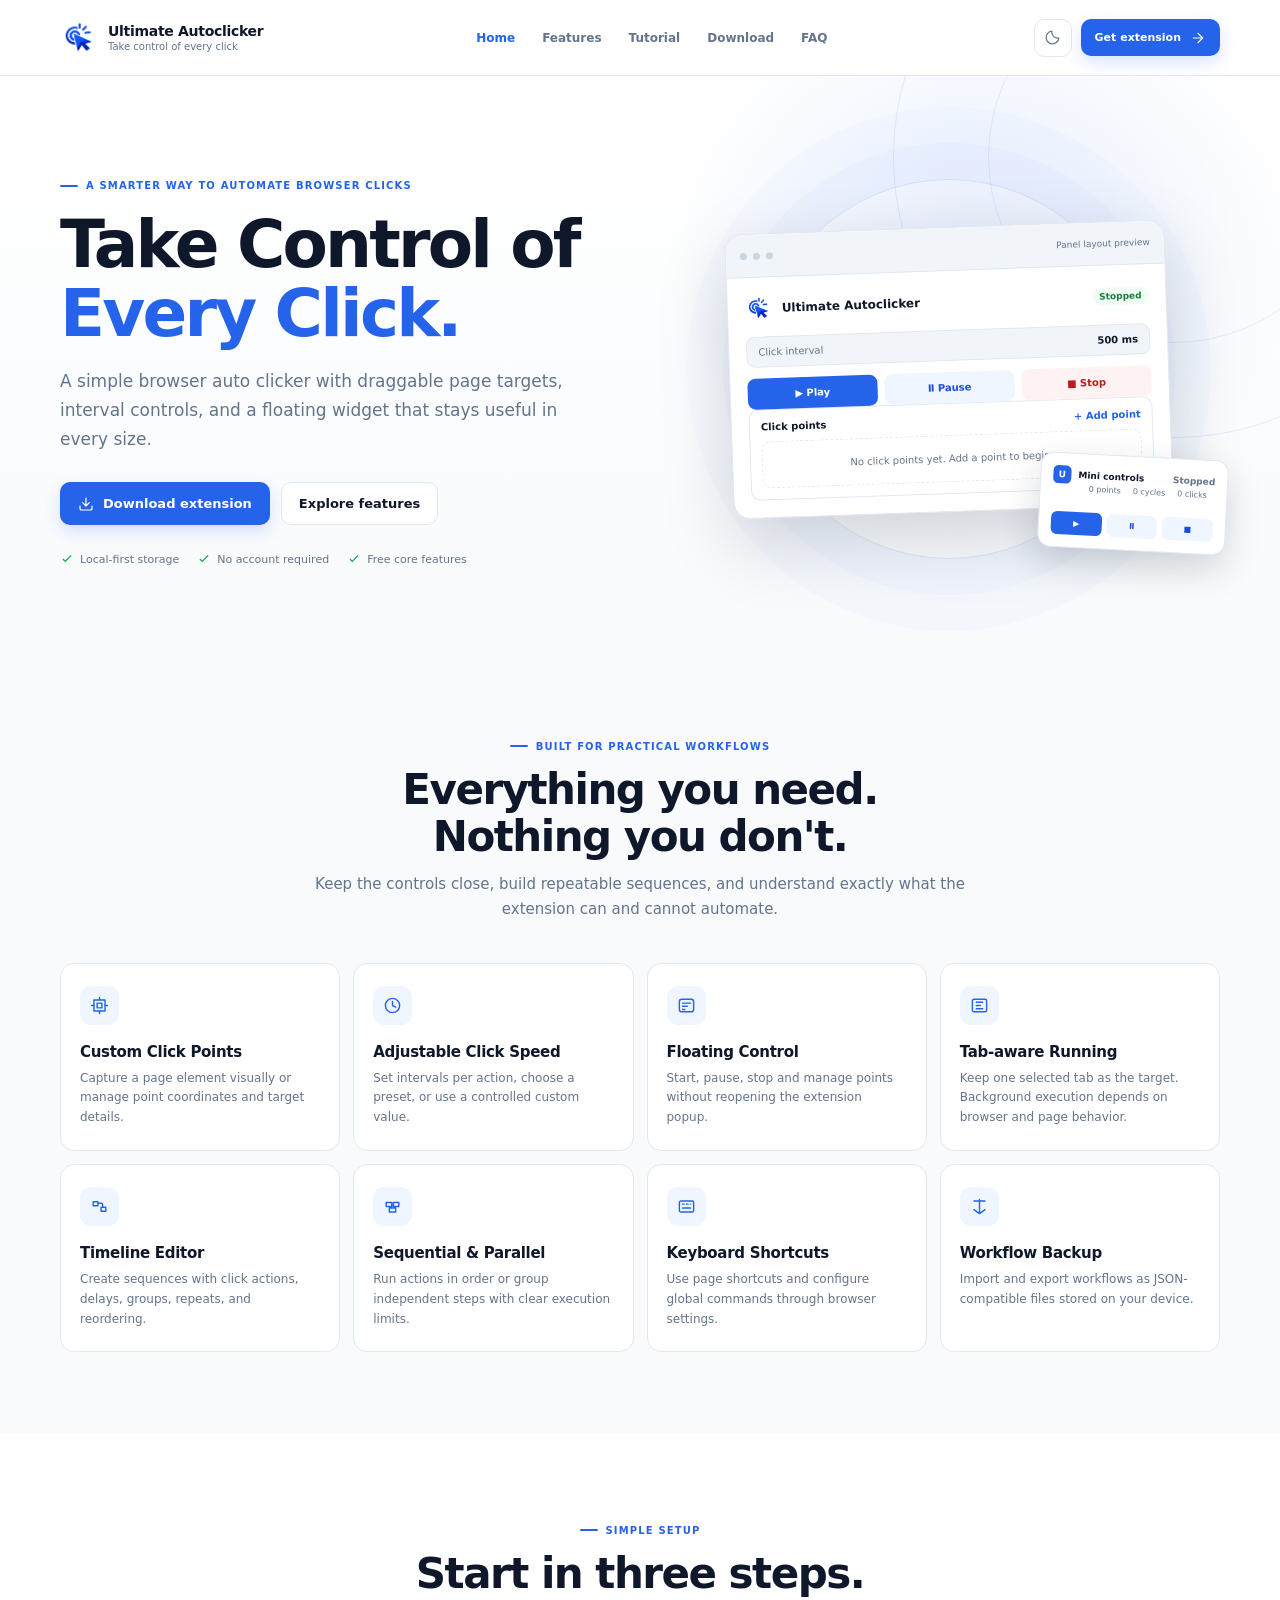
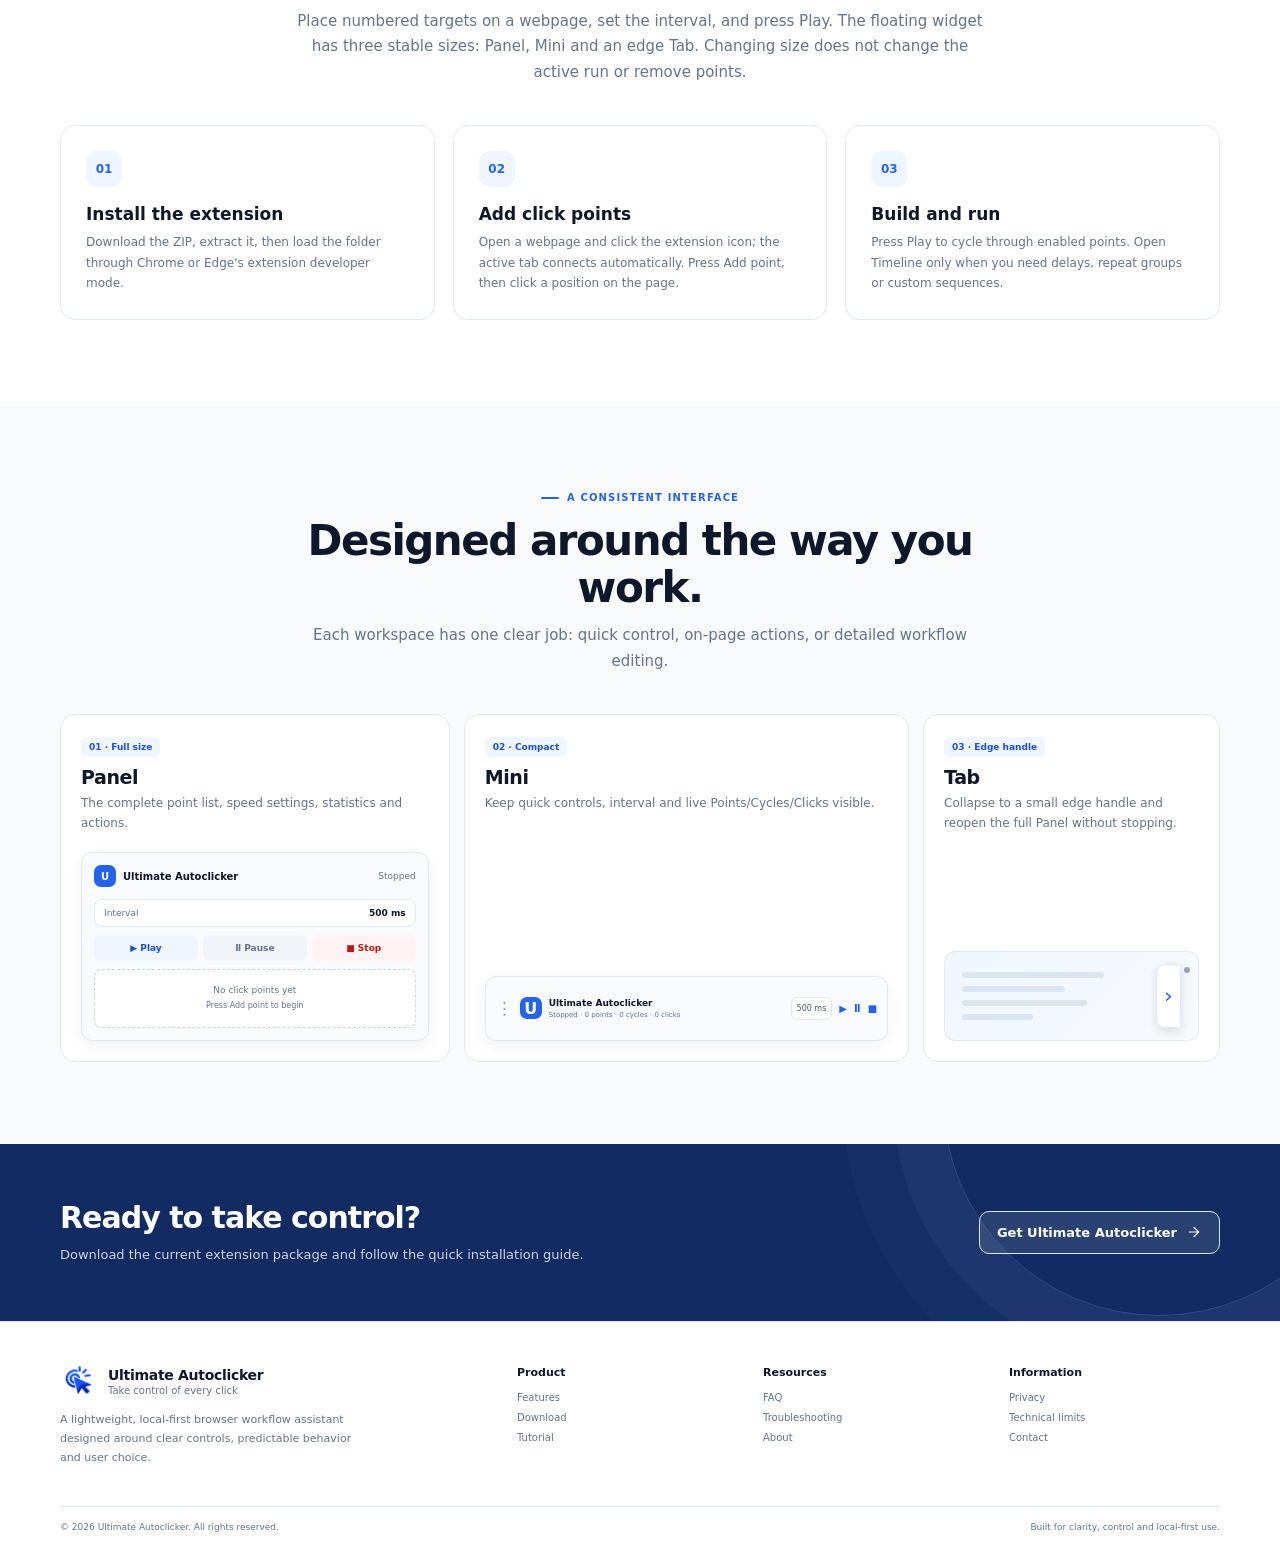
<file: index.html>
<!doctype html><html lang="en"><head><meta charset="utf-8"><meta name="viewport" content="width=device-width,initial-scale=1"><meta name="description" content="A clear, local-first browser autoclicker with custom points, floating controls and flexible workflow timelines."><title>Ultimate Autoclicker — Take Control of Every Click</title><link rel="icon" href="assets/logo.svg" type="image/svg+xml"><link rel="stylesheet" href="css/site.css"></head><body data-page="home"><header class="site-header" data-site-header></header>
<main>
<section class="hero"><div class="container hero-grid"><div><span class="eyebrow">A smarter way to automate browser clicks</span><h1>Take Control of <span>Every Click.</span></h1><p class="hero-copy">A simple browser auto clicker with draggable page targets, interval controls, and a floating widget that stays useful in every size.</p><div class="hero-buttons"><a class="btn btn-primary" href="download.html"><svg viewBox="0 0 24 24"><path d="M21 15v4a2 2 0 0 1-2 2H5a2 2 0 0 1-2-2v-4M7 10l5 5 5-5M12 15V3"/></svg>Download extension</a><a class="btn btn-secondary" href="#features">Explore features</a></div><div class="hero-meta"><span><svg viewBox="0 0 24 24"><path d="m5 12 4 4L19 6"/></svg>Local-first storage</span><span><svg viewBox="0 0 24 24"><path d="m5 12 4 4L19 6"/></svg>No account required</span><span><svg viewBox="0 0 24 24"><path d="m5 12 4 4L19 6"/></svg>Free core features</span></div></div>
<div class="product-stage" aria-label="Illustrative layout preview of the Ultimate Autoclicker floating panel"><div class="stage-orbit"></div><div class="mock-window"><div class="mock-top"><i class="mock-dot"></i><i class="mock-dot"></i><i class="mock-dot"></i><span>Panel layout preview</span></div><div class="mock-body"><div class="mock-brand"><img src="assets/logo.svg" alt=""><b>Ultimate Autoclicker</b><span class="mock-status">Stopped</span></div><div class="mock-speed"><span>Click interval</span><b>500 ms</b></div><div class="mock-controls"><div class="mock-action primary">▶ Play</div><div class="mock-action soft">Ⅱ Pause</div><div class="mock-action red">■ Stop</div></div><div class="mock-points"><div class="mock-points-head"><span>Click points</span><span style="color:#2563eb">+ Add point</span></div><div class="mock-empty">No click points yet. Add a point to begin.</div></div></div></div><div class="floating-preview"><div class="float-brand"><i>U</i> Mini controls <span style="margin-left:auto;color:#64748b">Stopped</span></div><div class="float-stats"><span>0 points</span><span>0 cycles</span><span>0 clicks</span></div><div class="float-run"><span>▶</span><span>Ⅱ</span><span>■</span></div></div></div></div></section>
<section class="section" id="features"><div class="container"><div class="section-heading"><span class="eyebrow">Built for practical workflows</span><h2>Everything you need.<br>Nothing you don't.</h2><p>Keep the controls close, build repeatable sequences, and understand exactly what the extension can and cannot automate.</p></div><div class="feature-grid">
<article class="feature-card"><div class="feature-icon"><svg viewBox="0 0 24 24"><path d="M5 5h14v14H5zM9 9h6v6H9z"/><path d="M12 2v3m0 14v3M2 12h3m14 0h3"/></svg></div><h3>Custom Click Points</h3><p>Capture a page element visually or manage point coordinates and target details.</p></article>
<article class="feature-card"><div class="feature-icon"><svg viewBox="0 0 24 24"><circle cx="12" cy="12" r="9"/><path d="M12 7v5l4 2"/></svg></div><h3>Adjustable Click Speed</h3><p>Set intervals per action, choose a preset, or use a controlled custom value.</p></article>
<article class="feature-card"><div class="feature-icon"><svg viewBox="0 0 24 24"><rect x="3" y="4" width="18" height="16" rx="3"/><path d="M7 9h10M7 13h6M7 17h3"/></svg></div><h3>Floating Control</h3><p>Start, pause, stop and manage points without reopening the extension popup.</p></article>
<article class="feature-card"><div class="feature-icon"><svg viewBox="0 0 24 24"><rect x="3" y="4" width="18" height="16" rx="2"/><path d="M8 8h8M8 12h5M8 16h8"/></svg></div><h3>Tab-aware Running</h3><p>Keep one selected tab as the target. Background execution depends on browser and page behavior.</p></article>
<article class="feature-card"><div class="feature-icon"><svg viewBox="0 0 24 24"><path d="M4 6h6v5H4zM14 13h6v5h-6zM10 8h4a2 2 0 0 1 2 2v3"/></svg></div><h3>Timeline Editor</h3><p>Create sequences with click actions, delays, groups, repeats, and reordering.</p></article>
<article class="feature-card"><div class="feature-icon"><svg viewBox="0 0 24 24"><path d="M4 7h7v5H4zM13 7h7v5h-7zM8 14h8v5H8z"/></svg></div><h3>Sequential & Parallel</h3><p>Run actions in order or group independent steps with clear execution limits.</p></article>
<article class="feature-card"><div class="feature-icon"><svg viewBox="0 0 24 24"><rect x="3" y="5" width="18" height="14" rx="2"/><path d="M7 9h2m3 0h2m3 0h.01M7 14h10"/></svg></div><h3>Keyboard Shortcuts</h3><p>Use page shortcuts and configure global commands through browser settings.</p></article>
<article class="feature-card"><div class="feature-icon"><svg viewBox="0 0 24 24"><path d="M12 3v18m-7-5 7 5 7-5"/><path d="M5 5h14"/></svg></div><h3>Workflow Backup</h3><p>Import and export workflows as JSON-compatible files stored on your device.</p></article>
</div></div></section>
<section class="section alt" id="how-it-works"><div class="container"><div class="section-heading"><span class="eyebrow">Simple setup</span><h2>Start in three steps.</h2><p>Place numbered targets on a webpage, set the interval, and press Play. The floating widget has three stable sizes: Panel, Mini and an edge Tab. Changing size does not change the active run or remove points.</p></div><div class="steps"><article class="step"><div class="step-no"></div><h3>Install the extension</h3><p>Download the ZIP, extract it, then load the folder through Chrome or Edge's extension developer mode.</p></article><article class="step"><div class="step-no"></div><h3>Add click points</h3><p>Open a webpage and click the extension icon; the active tab connects automatically. Press Add point, then click a position on the page.</p></article><article class="step"><div class="step-no"></div><h3>Build and run</h3><p>Press Play to cycle through enabled points. Open Timeline only when you need delays, repeat groups or custom sequences.</p></article></div></div></section>
<section class="section" id="preview"><div class="container"><div class="section-heading"><span class="eyebrow">A consistent interface</span><h2>Designed around the way you work.</h2><p>Each workspace has one clear job: quick control, on-page actions, or detailed workflow editing.</p></div><div class="widget-modes"><article class="mode-card"><div class="mode-copy"><span class="tag">01 · Full size</span><h3>Panel</h3><p>The complete point list, speed settings, statistics and actions.</p></div><div class="mode-demo panel-demo"><div class="demo-head"><b><i>U</i> Ultimate Autoclicker</b><span>Stopped</span></div><div class="demo-speed"><span>Interval</span><b>500 ms</b></div><div class="demo-actions"><i>▶ Play</i><i>Ⅱ Pause</i><i>■ Stop</i></div><div class="demo-empty">No click points yet<br><small>Press Add point to begin</small></div></div></article><article class="mode-card"><div class="mode-copy"><span class="tag">02 · Compact</span><h3>Mini</h3><p>Keep quick controls, interval and live Points/Cycles/Clicks visible.</p></div><div class="mode-demo mini-demo"><span class="demo-grip">⋮</span><b class="demo-mark">U</b><div class="demo-info"><strong>Ultimate Autoclicker</strong><small>Stopped · 0 points · 0 cycles · 0 clicks</small></div><span class="demo-ms">500 ms</span><i>▶</i><i>Ⅱ</i><i>■</i></div></article><article class="mode-card"><div class="mode-copy"><span class="tag">03 · Edge handle</span><h3>Tab</h3><p>Collapse to a small edge handle and reopen the full Panel without stopping.</p></div><div class="mode-demo tab-demo"><div class="demo-page-lines"><span></span><span></span><span></span><span></span></div><div class="demo-tab"><b></b><strong>›</strong></div></div></article></div></div></section>
<section class="cta"><div class="container cta-inner"><div><h2>Ready to take control?</h2><p>Download the current extension package and follow the quick installation guide.</p></div><a class="btn btn-secondary" href="download.html">Get Ultimate Autoclicker <svg viewBox="0 0 24 24"><path d="M5 12h14m-7-7 7 7-7 7"/></svg></a></div></section>
</main><footer class="site-footer" data-site-footer></footer><script src="js/site.js"></script></body></html>
</file>
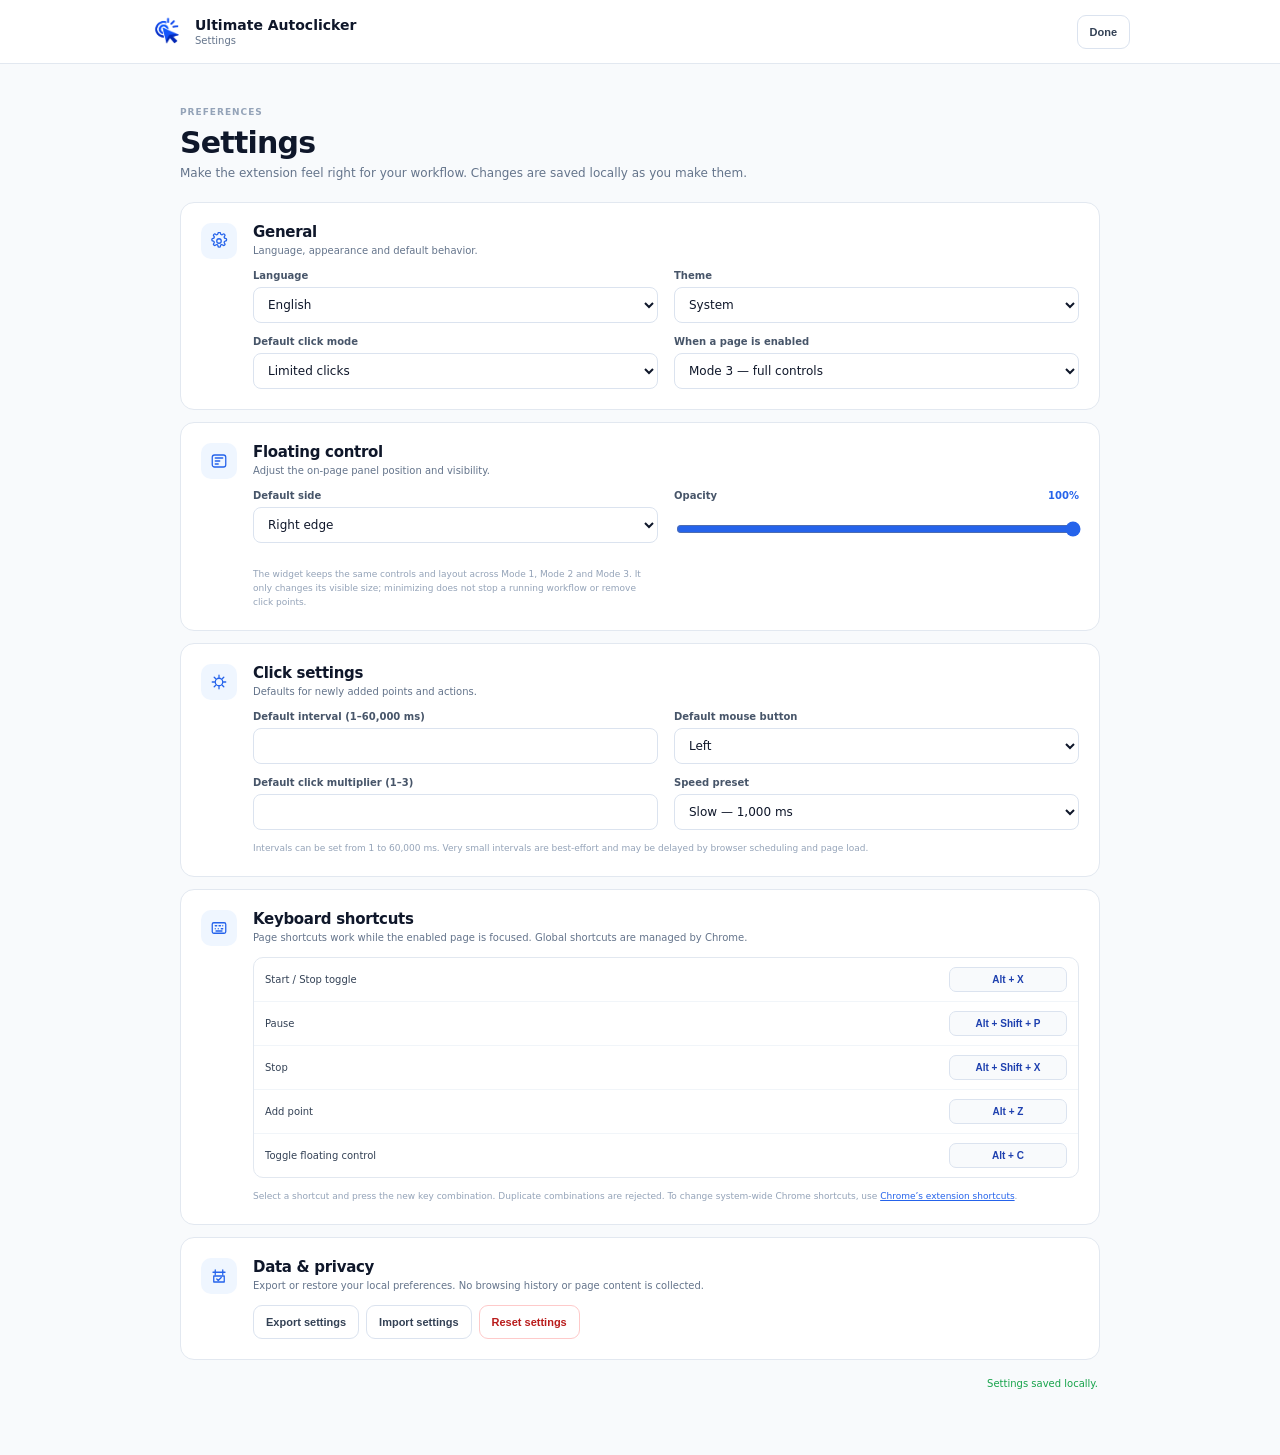
<file: downloads/ultimate-autoclicker-extension/settings/index.html>
<!doctype html><html lang="en"><head><meta charset="utf-8"><meta name="viewport" content="width=device-width,initial-scale=1"><title>Settings — Ultimate Autoclicker</title><link rel="stylesheet" href="settings.css"></head><body>
<header class="topbar"><a class="brand" href="../popup/popup.html"><img src="../assets/logo.svg" alt="" width="35" height="35"><span><strong>Ultimate Autoclicker</strong><small>Settings</small></span></a><button class="btn btn-outline" id="back">Done</button></header>
<main class="page"><div class="page-heading"><span class="eyebrow">PREFERENCES</span><h1>Settings</h1><p>Make the extension feel right for your workflow. Changes are saved locally as you make them.</p></div>
<section class="settings-card"><div class="section-icon"><svg viewBox="0 0 24 24"><circle cx="12" cy="12" r="3"/><path d="m19.4 15 .1.1a1.7 1.7 0 0 1-2.4 2.4l-.1-.1a1.8 1.8 0 0 0-3 .9v.2a1.7 1.7 0 0 1-3.4 0v-.2a1.8 1.8 0 0 0-3-.9l-.1.1a1.7 1.7 0 0 1-2.4-2.4l.1-.1a1.8 1.8 0 0 0-.9-3h-.2a1.7 1.7 0 0 1 0-3.4h.2a1.8 1.8 0 0 0 .9-3l-.1-.1a1.7 1.7 0 0 1 2.4-2.4l.1.1a1.8 1.8 0 0 0 3-.9v-.2a1.7 1.7 0 0 1 3.4 0v.2a1.8 1.8 0 0 0 3 .9l.1-.1a1.7 1.7 0 0 1 2.4 2.4l-.1.1a1.8 1.8 0 0 0 .9 3h.2a1.7 1.7 0 0 1 0 3.4h-.2a1.8 1.8 0 0 0-.9 3Z"/></svg></div><div class="section-content"><div class="section-heading"><h2 data-i18n="general">General</h2><p>Language, appearance and default behavior.</p></div><div class="fields two">
<div class="field"><label for="language" data-i18n="language">Language</label><select id="language"><option value="en">English</option><option value="vi">Tiếng Việt</option></select></div>
<div class="field"><label for="theme" data-i18n="theme">Theme</label><select id="theme"><option value="system">System</option><option value="light">Light</option><option value="dark">Dark</option></select></div>
<div class="field"><label for="click-mode">Default click mode</label><select id="click-mode"><option value="limited">Limited clicks</option><option value="single">Single click</option><option value="continuous">Continuous (until Stop)</option></select></div>
<div class="field"><label for="startup">When a page is enabled</label><select id="startup"><option value="show">Mode 3 — full controls</option><option value="compact">Mode 2 — vertical compact</option><option value="hidden">Mode 1 — edge tab</option></select></div>
</div></div></section>
<section class="settings-card"><div class="section-icon"><svg viewBox="0 0 24 24"><rect x="3" y="4" width="18" height="16" rx="3"/><path d="M7 8h10M7 12h6M7 16h4"/></svg></div><div class="section-content"><div class="section-heading"><h2>Floating control</h2><p>Adjust the on-page panel position and visibility.</p></div><div class="fields two">
<div class="field"><label for="side">Default side</label><select id="side"><option value="right">Right edge</option><option value="left">Left edge</option></select></div>
<div class="field"><label for="opacity">Opacity <output id="opacity-value">100%</output></label><input type="range" id="opacity" min="45" max="100" step="5" value="100"></div>
<p class="helper">The widget keeps the same controls and layout across Mode 1, Mode 2 and Mode 3. It only changes its visible size; minimizing does not stop a running workflow or remove click points.</p>
</div></div></section>
<section class="settings-card"><div class="section-icon"><svg viewBox="0 0 24 24"><path d="M12 3v3M12 18v3M3 12h3M18 12h3M5.6 5.6l2.1 2.1m8.6 8.6 2.1 2.1m0-12.8-2.1 2.1m-8.6 8.6-2.1 2.1"/><circle cx="12" cy="12" r="5"/></svg></div><div class="section-content"><div class="section-heading"><h2>Click settings</h2><p>Defaults for newly added points and actions.</p></div><div class="fields two">
<div class="field"><label for="interval">Default interval (1–60,000 ms)</label><input type="number" id="interval" min="1" max="60000" step="1"></div>
<div class="field"><label for="button">Default mouse button</label><select id="button"><option value="left">Left</option><option value="right">Right</option><option value="middle">Middle</option></select></div>
<div class="field"><label for="click-count">Default click multiplier (1–3)</label><input type="number" id="click-count" min="1" max="3"></div>
<div class="field"><label for="preset">Speed preset</label><select id="preset"><option value="slow">Slow — 1,000 ms</option><option value="normal">Normal — 500 ms</option><option value="fast">Fast — 250 ms</option><option value="custom">Custom</option></select></div>
</div><p class="helper">Intervals can be set from 1 to 60,000 ms. Very small intervals are best-effort and may be delayed by browser scheduling and page load.</p></div></section>
<section class="settings-card"><div class="section-icon"><svg viewBox="0 0 24 24"><rect x="3" y="5" width="18" height="14" rx="2"/><path d="M7 9h2m3 0h2m3 0h.01M7 13h.01M11 13h.01M15 13h2M8 16h8"/></svg></div><div class="section-content"><div class="section-heading"><h2>Keyboard shortcuts</h2><p>Page shortcuts work while the enabled page is focused. Global shortcuts are managed by Chrome.</p></div><div class="shortcut-list">
<div class="shortcut-row"><span>Start / Stop toggle</span><button class="key" data-shortcut="start">Alt + X</button></div>
<div class="shortcut-row"><span>Pause</span><button class="key" data-shortcut="pause">Alt + Shift + P</button></div>
<div class="shortcut-row"><span>Stop</span><button class="key" data-shortcut="stop">Alt + Shift + X</button></div>
<div class="shortcut-row"><span>Add point</span><button class="key" data-shortcut="addPoint">Alt + Z</button></div>
<div class="shortcut-row"><span>Toggle floating control</span><button class="key" data-shortcut="toggle">Alt + C</button></div>
</div><p class="helper">Select a shortcut and press the new key combination. Duplicate combinations are rejected. To change system-wide Chrome shortcuts, use <a id="chrome-shortcuts" href="#">Chrome’s extension shortcuts</a>.</p></div></section>
<section class="settings-card"><div class="section-icon"><svg viewBox="0 0 24 24"><path d="M4 7h16M7 4v6m10-6v6M5 12h14v8H5z"/><path d="m9 16 2 2 4-4"/></svg></div><div class="section-content"><div class="section-heading"><h2>Data & privacy</h2><p>Export or restore your local preferences. No browsing history or page content is collected.</p></div><div class="data-actions"><button class="btn btn-outline" id="export-settings">Export settings</button><button class="btn btn-outline" id="import-settings">Import settings</button><button class="btn btn-danger" id="reset">Reset settings</button><input type="file" id="settings-file" accept=".json,application/json" hidden></div></div></section>
<div class="save-message" id="save-message" role="status">Settings saved locally.</div>
</main><script src="../assets/uac-icons.js"></script><script src="settings.js"></script></body></html>
</file>
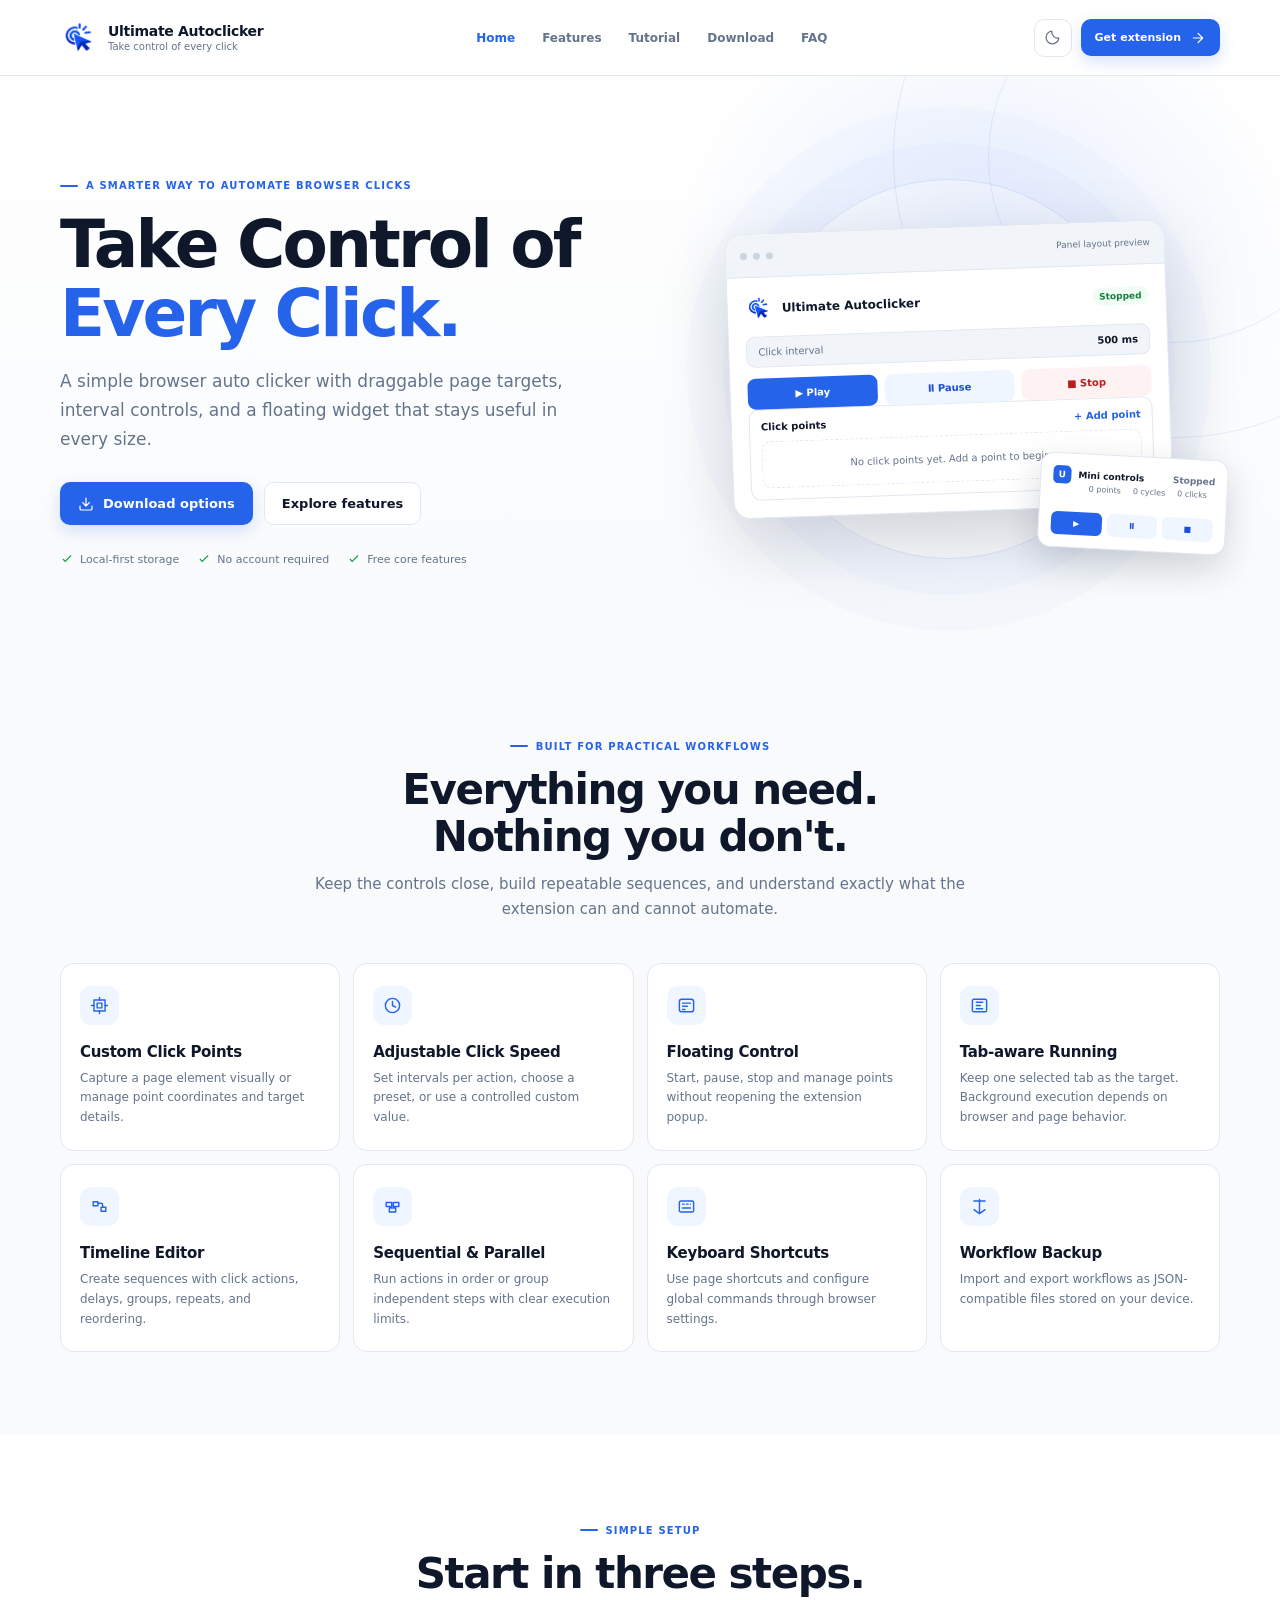
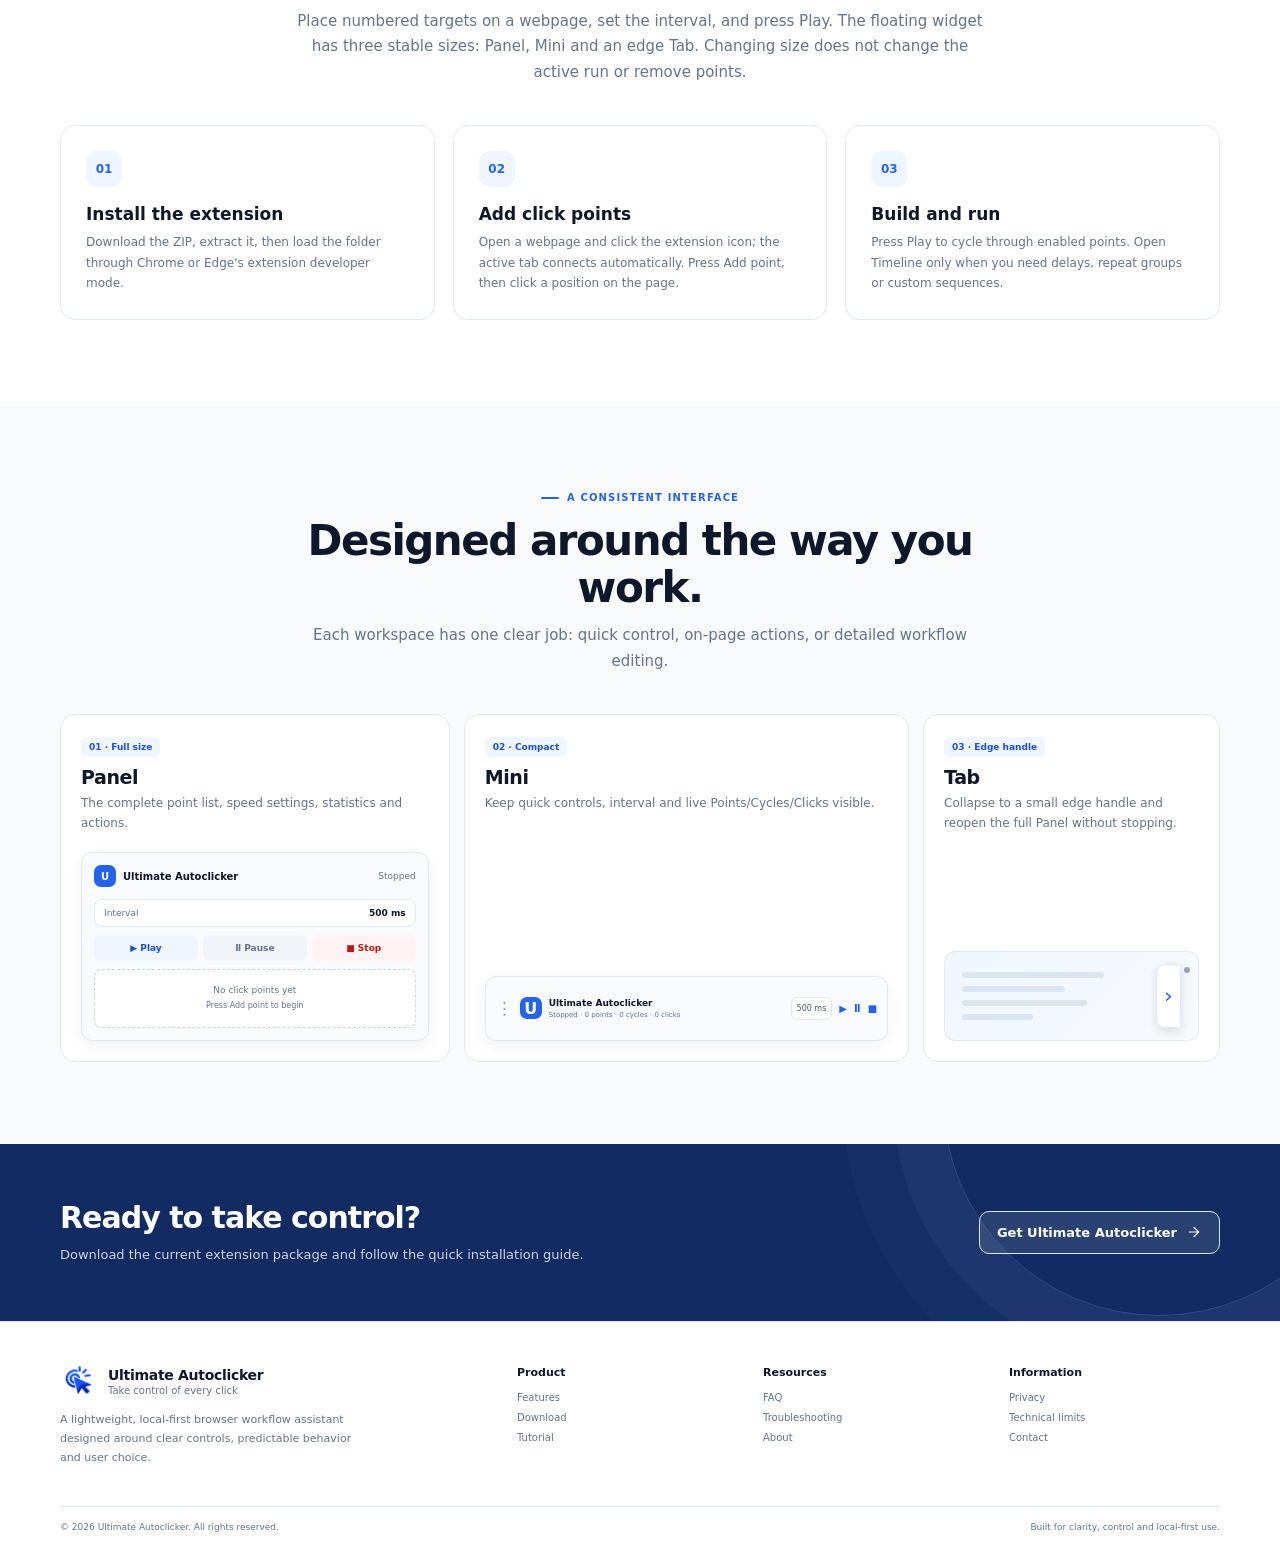
<file: downloads/ultimate-autoclicker-extension/site/index.html>
<!doctype html><html lang="en"><head><meta charset="utf-8"><meta name="viewport" content="width=device-width,initial-scale=1"><meta name="description" content="A clear, local-first browser autoclicker with custom points, floating controls and flexible workflow timelines."><title>Ultimate Autoclicker — Take Control of Every Click</title><link rel="icon" href="assets/logo.svg" type="image/svg+xml"><link rel="stylesheet" href="css/site.css"></head><body data-page="home"><header class="site-header" data-site-header></header>
<main>
<section class="hero"><div class="container hero-grid"><div><span class="eyebrow">A smarter way to automate browser clicks</span><h1>Take Control of <span>Every Click.</span></h1><p class="hero-copy">A simple browser auto clicker with draggable page targets, interval controls, and a floating widget that stays useful in every size.</p><div class="hero-buttons"><a class="btn btn-primary" href="download.html"><svg viewBox="0 0 24 24"><path d="M21 15v4a2 2 0 0 1-2 2H5a2 2 0 0 1-2-2v-4M7 10l5 5 5-5M12 15V3"/></svg>Download options</a><a class="btn btn-secondary" href="#features">Explore features</a></div><div class="hero-meta"><span><svg viewBox="0 0 24 24"><path d="m5 12 4 4L19 6"/></svg>Local-first storage</span><span><svg viewBox="0 0 24 24"><path d="m5 12 4 4L19 6"/></svg>No account required</span><span><svg viewBox="0 0 24 24"><path d="m5 12 4 4L19 6"/></svg>Free core features</span></div></div>
<div class="product-stage" aria-label="Illustrative layout preview of the Ultimate Autoclicker floating panel"><div class="stage-orbit"></div><div class="mock-window"><div class="mock-top"><i class="mock-dot"></i><i class="mock-dot"></i><i class="mock-dot"></i><span>Panel layout preview</span></div><div class="mock-body"><div class="mock-brand"><img src="assets/logo.svg" alt=""><b>Ultimate Autoclicker</b><span class="mock-status">Stopped</span></div><div class="mock-speed"><span>Click interval</span><b>500 ms</b></div><div class="mock-controls"><div class="mock-action primary">▶ Play</div><div class="mock-action soft">Ⅱ Pause</div><div class="mock-action red">■ Stop</div></div><div class="mock-points"><div class="mock-points-head"><span>Click points</span><span style="color:#2563eb">+ Add point</span></div><div class="mock-empty">No click points yet. Add a point to begin.</div></div></div></div><div class="floating-preview"><div class="float-brand"><i>U</i> Mini controls <span style="margin-left:auto;color:#64748b">Stopped</span></div><div class="float-stats"><span>0 points</span><span>0 cycles</span><span>0 clicks</span></div><div class="float-run"><span>▶</span><span>Ⅱ</span><span>■</span></div></div></div></div></section>
<section class="section" id="features"><div class="container"><div class="section-heading"><span class="eyebrow">Built for practical workflows</span><h2>Everything you need.<br>Nothing you don't.</h2><p>Keep the controls close, build repeatable sequences, and understand exactly what the extension can and cannot automate.</p></div><div class="feature-grid">
<article class="feature-card"><div class="feature-icon"><svg viewBox="0 0 24 24"><path d="M5 5h14v14H5zM9 9h6v6H9z"/><path d="M12 2v3m0 14v3M2 12h3m14 0h3"/></svg></div><h3>Custom Click Points</h3><p>Capture a page element visually or manage point coordinates and target details.</p></article>
<article class="feature-card"><div class="feature-icon"><svg viewBox="0 0 24 24"><circle cx="12" cy="12" r="9"/><path d="M12 7v5l4 2"/></svg></div><h3>Adjustable Click Speed</h3><p>Set intervals per action, choose a preset, or use a controlled custom value.</p></article>
<article class="feature-card"><div class="feature-icon"><svg viewBox="0 0 24 24"><rect x="3" y="4" width="18" height="16" rx="3"/><path d="M7 9h10M7 13h6M7 17h3"/></svg></div><h3>Floating Control</h3><p>Start, pause, stop and manage points without reopening the extension popup.</p></article>
<article class="feature-card"><div class="feature-icon"><svg viewBox="0 0 24 24"><rect x="3" y="4" width="18" height="16" rx="2"/><path d="M8 8h8M8 12h5M8 16h8"/></svg></div><h3>Tab-aware Running</h3><p>Keep one selected tab as the target. Background execution depends on browser and page behavior.</p></article>
<article class="feature-card"><div class="feature-icon"><svg viewBox="0 0 24 24"><path d="M4 6h6v5H4zM14 13h6v5h-6zM10 8h4a2 2 0 0 1 2 2v3"/></svg></div><h3>Timeline Editor</h3><p>Create sequences with click actions, delays, groups, repeats, and reordering.</p></article>
<article class="feature-card"><div class="feature-icon"><svg viewBox="0 0 24 24"><path d="M4 7h7v5H4zM13 7h7v5h-7zM8 14h8v5H8z"/></svg></div><h3>Sequential & Parallel</h3><p>Run actions in order or group independent steps with clear execution limits.</p></article>
<article class="feature-card"><div class="feature-icon"><svg viewBox="0 0 24 24"><rect x="3" y="5" width="18" height="14" rx="2"/><path d="M7 9h2m3 0h2m3 0h.01M7 14h10"/></svg></div><h3>Keyboard Shortcuts</h3><p>Use page shortcuts and configure global commands through browser settings.</p></article>
<article class="feature-card"><div class="feature-icon"><svg viewBox="0 0 24 24"><path d="M12 3v18m-7-5 7 5 7-5"/><path d="M5 5h14"/></svg></div><h3>Workflow Backup</h3><p>Import and export workflows as JSON-compatible files stored on your device.</p></article>
</div></div></section>
<section class="section alt" id="how-it-works"><div class="container"><div class="section-heading"><span class="eyebrow">Simple setup</span><h2>Start in three steps.</h2><p>Place numbered targets on a webpage, set the interval, and press Play. The floating widget has three stable sizes: Panel, Mini and an edge Tab. Changing size does not change the active run or remove points.</p></div><div class="steps"><article class="step"><div class="step-no"></div><h3>Install the extension</h3><p>Download the ZIP, extract it, then load the folder through Chrome or Edge's extension developer mode.</p></article><article class="step"><div class="step-no"></div><h3>Add click points</h3><p>Open a webpage and click the extension icon; the active tab connects automatically. Press Add point, then click a position on the page.</p></article><article class="step"><div class="step-no"></div><h3>Build and run</h3><p>Press Play to cycle through enabled points. Open Timeline only when you need delays, repeat groups or custom sequences.</p></article></div></div></section>
<section class="section" id="preview"><div class="container"><div class="section-heading"><span class="eyebrow">A consistent interface</span><h2>Designed around the way you work.</h2><p>Each workspace has one clear job: quick control, on-page actions, or detailed workflow editing.</p></div><div class="widget-modes"><article class="mode-card"><div class="mode-copy"><span class="tag">01 · Full size</span><h3>Panel</h3><p>The complete point list, speed settings, statistics and actions.</p></div><div class="mode-demo panel-demo"><div class="demo-head"><b><i>U</i> Ultimate Autoclicker</b><span>Stopped</span></div><div class="demo-speed"><span>Interval</span><b>500 ms</b></div><div class="demo-actions"><i>▶ Play</i><i>Ⅱ Pause</i><i>■ Stop</i></div><div class="demo-empty">No click points yet<br><small>Press Add point to begin</small></div></div></article><article class="mode-card"><div class="mode-copy"><span class="tag">02 · Compact</span><h3>Mini</h3><p>Keep quick controls, interval and live Points/Cycles/Clicks visible.</p></div><div class="mode-demo mini-demo"><span class="demo-grip">⋮</span><b class="demo-mark">U</b><div class="demo-info"><strong>Ultimate Autoclicker</strong><small>Stopped · 0 points · 0 cycles · 0 clicks</small></div><span class="demo-ms">500 ms</span><i>▶</i><i>Ⅱ</i><i>■</i></div></article><article class="mode-card"><div class="mode-copy"><span class="tag">03 · Edge handle</span><h3>Tab</h3><p>Collapse to a small edge handle and reopen the full Panel without stopping.</p></div><div class="mode-demo tab-demo"><div class="demo-page-lines"><span></span><span></span><span></span><span></span></div><div class="demo-tab"><b></b><strong>›</strong></div></div></article></div></div></section>
<section class="cta"><div class="container cta-inner"><div><h2>Ready to take control?</h2><p>Download the current extension package and follow the quick installation guide.</p></div><a class="btn btn-secondary" href="download.html">Get Ultimate Autoclicker <svg viewBox="0 0 24 24"><path d="M5 12h14m-7-7 7 7-7 7"/></svg></a></div></section>
</main><footer class="site-footer" data-site-footer></footer><script src="js/site.js"></script></body></html>
</file>
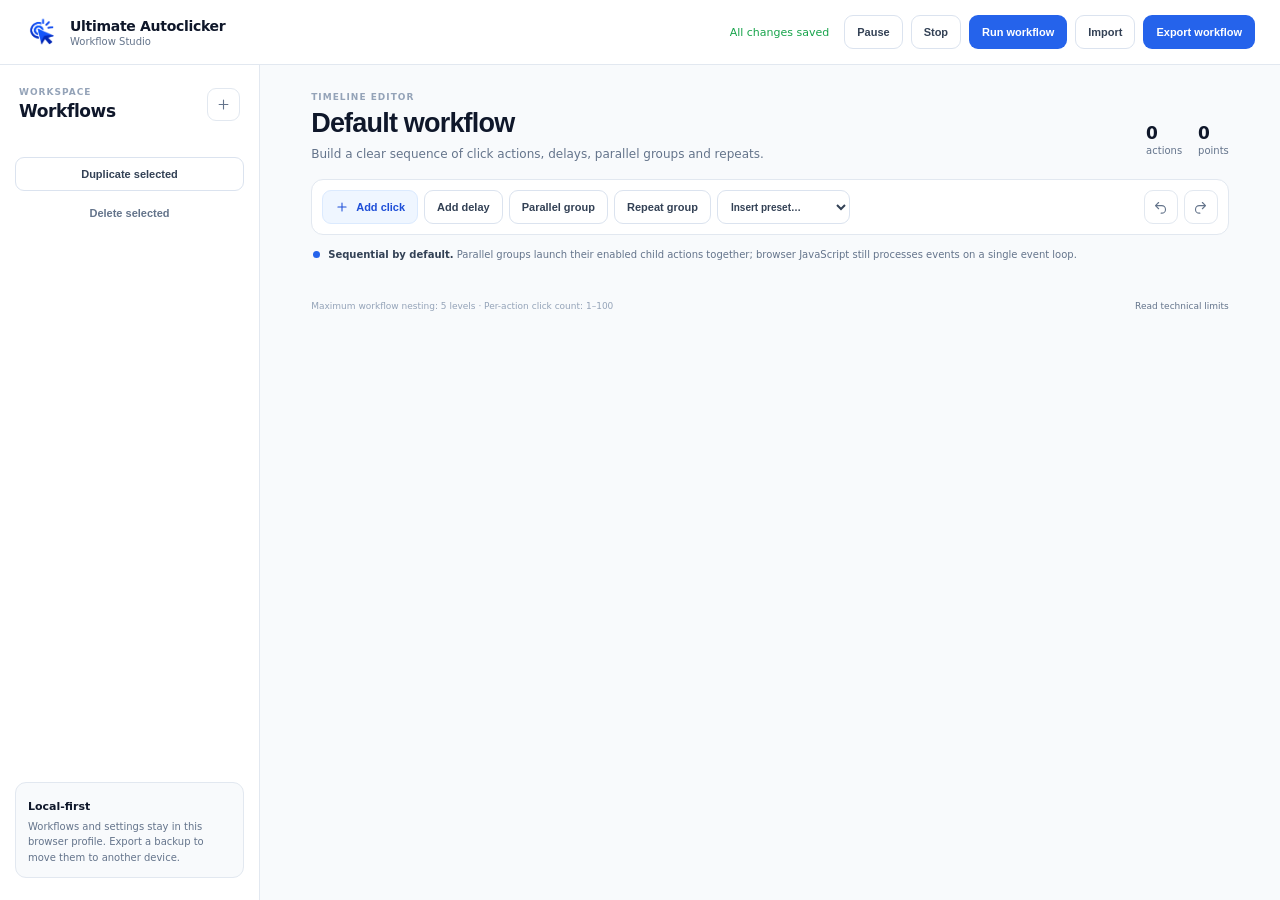
<file: downloads/ultimate-autoclicker-extension/timeline/index.html>
<!doctype html>
<html lang="en"><head><meta charset="utf-8"><meta name="viewport" content="width=device-width,initial-scale=1"><title>Timeline — Ultimate Autoclicker</title><link rel="stylesheet" href="timeline.css"></head>
<body>
  <header class="topbar"><a class="brand" href="#"><img src="../assets/logo.svg" alt="" width="35" height="35"><span><strong>Ultimate Autoclicker</strong><small>Workflow Studio</small></span></a><div class="top-actions"><span class="save-state" id="save-state">All changes saved</span><button class="btn btn-outline" id="pause-run" title="Pause active workflow">Pause</button><button class="btn btn-outline" id="stop-run" title="Stop active workflow">Stop</button><button class="btn btn-primary" id="run-workflow">Run workflow</button><button class="btn btn-outline" id="import">Import</button><button class="btn btn-primary" id="export">Export workflow</button><input type="file" id="import-file" accept=".json,.uacworkflow,application/json" hidden></div></header>
  <main class="layout">
    <aside class="sidebar">
      <div class="side-title"><div><span class="eyebrow">WORKSPACE</span><h2>Workflows</h2></div><button class="icon-btn" id="new-workflow" title="New workflow" aria-label="New workflow"><svg viewBox="0 0 24 24"><path d="M12 5v14M5 12h14"/></svg></button></div>
      <div class="workflow-list" id="workflow-list"></div>
      <div class="sidebar-footer"><button class="btn btn-outline full" id="duplicate-workflow">Duplicate selected</button><button class="btn btn-quiet full" id="delete-workflow">Delete selected</button></div>
      <div class="side-help"><strong>Local-first</strong><p>Workflows and settings stay in this browser profile. Export a backup to move them to another device.</p></div>
    </aside>
    <section class="editor">
      <div class="editor-heading"><div><span class="eyebrow">TIMELINE EDITOR</span><input id="workflow-name" class="workflow-name" maxlength="60" value="Default workflow" aria-label="Workflow name"><p class="subheading">Build a clear sequence of click actions, delays, parallel groups and repeats.</p></div><div class="editor-stats"><span><strong id="action-count">0</strong> actions</span><span><strong id="point-count">0</strong> points</span></div></div>
      <div class="toolbar">
        <div class="tool-group"><button class="btn btn-soft" data-add="click"><svg viewBox="0 0 24 24"><path d="M12 5v14M5 12h14"/></svg>Add click</button><button class="btn btn-outline" data-add="delay">Add delay</button><button class="btn btn-outline" data-add="parallel">Parallel group</button><button class="btn btn-outline" data-add="repeat">Repeat group</button><select id="preset-select" class="preset-select" aria-label="Insert workflow preset"><option value="">Insert preset…</option><option value="two-step">Two-step sequence</option><option value="repeat-click">Repeat a click</option><option value="parallel-clicks">Parallel clicks</option></select></div>
        <div class="tool-group history"><button class="icon-btn" id="undo" title="Undo" aria-label="Undo"><svg viewBox="0 0 24 24"><path d="M9 14 4 9l5-5M4 9h10a6 6 0 0 1 0 12h-1"/></svg></button><button class="icon-btn" id="redo" title="Redo" aria-label="Redo"><svg viewBox="0 0 24 24"><path d="m15 14 5-5-5-5m5 5H10a6 6 0 0 0 0 12h1"/></svg></button></div>
      </div>
      <div class="mode-note"><span class="mode-dot"></span><span><strong>Sequential by default.</strong> Parallel groups launch their enabled child actions together; browser JavaScript still processes events on a single event loop.</span></div>
      <div id="timeline-list" class="timeline-list"></div>
      <div id="empty-state" class="empty-state hidden"><div class="empty-icon"><svg viewBox="0 0 24 24"><path d="M4 6h5v5H4zM15 13h5v5h-5zM9 8h6a2 2 0 0 1 2 2v3"/></svg></div><h3>Your timeline is empty</h3><p>Add a click action, then choose one of the points captured on your selected browser tab.</p><button class="btn btn-primary" data-add="click">Add your first click</button></div>
      <div class="editor-foot"><span>Maximum workflow nesting: 5 levels · Per-action click count: 1–100</span><a href="../site/about.html#limitations">Read technical limits</a></div>
    </section>
  </main>
  <script src="timeline.js"></script>
</body></html>
</file>
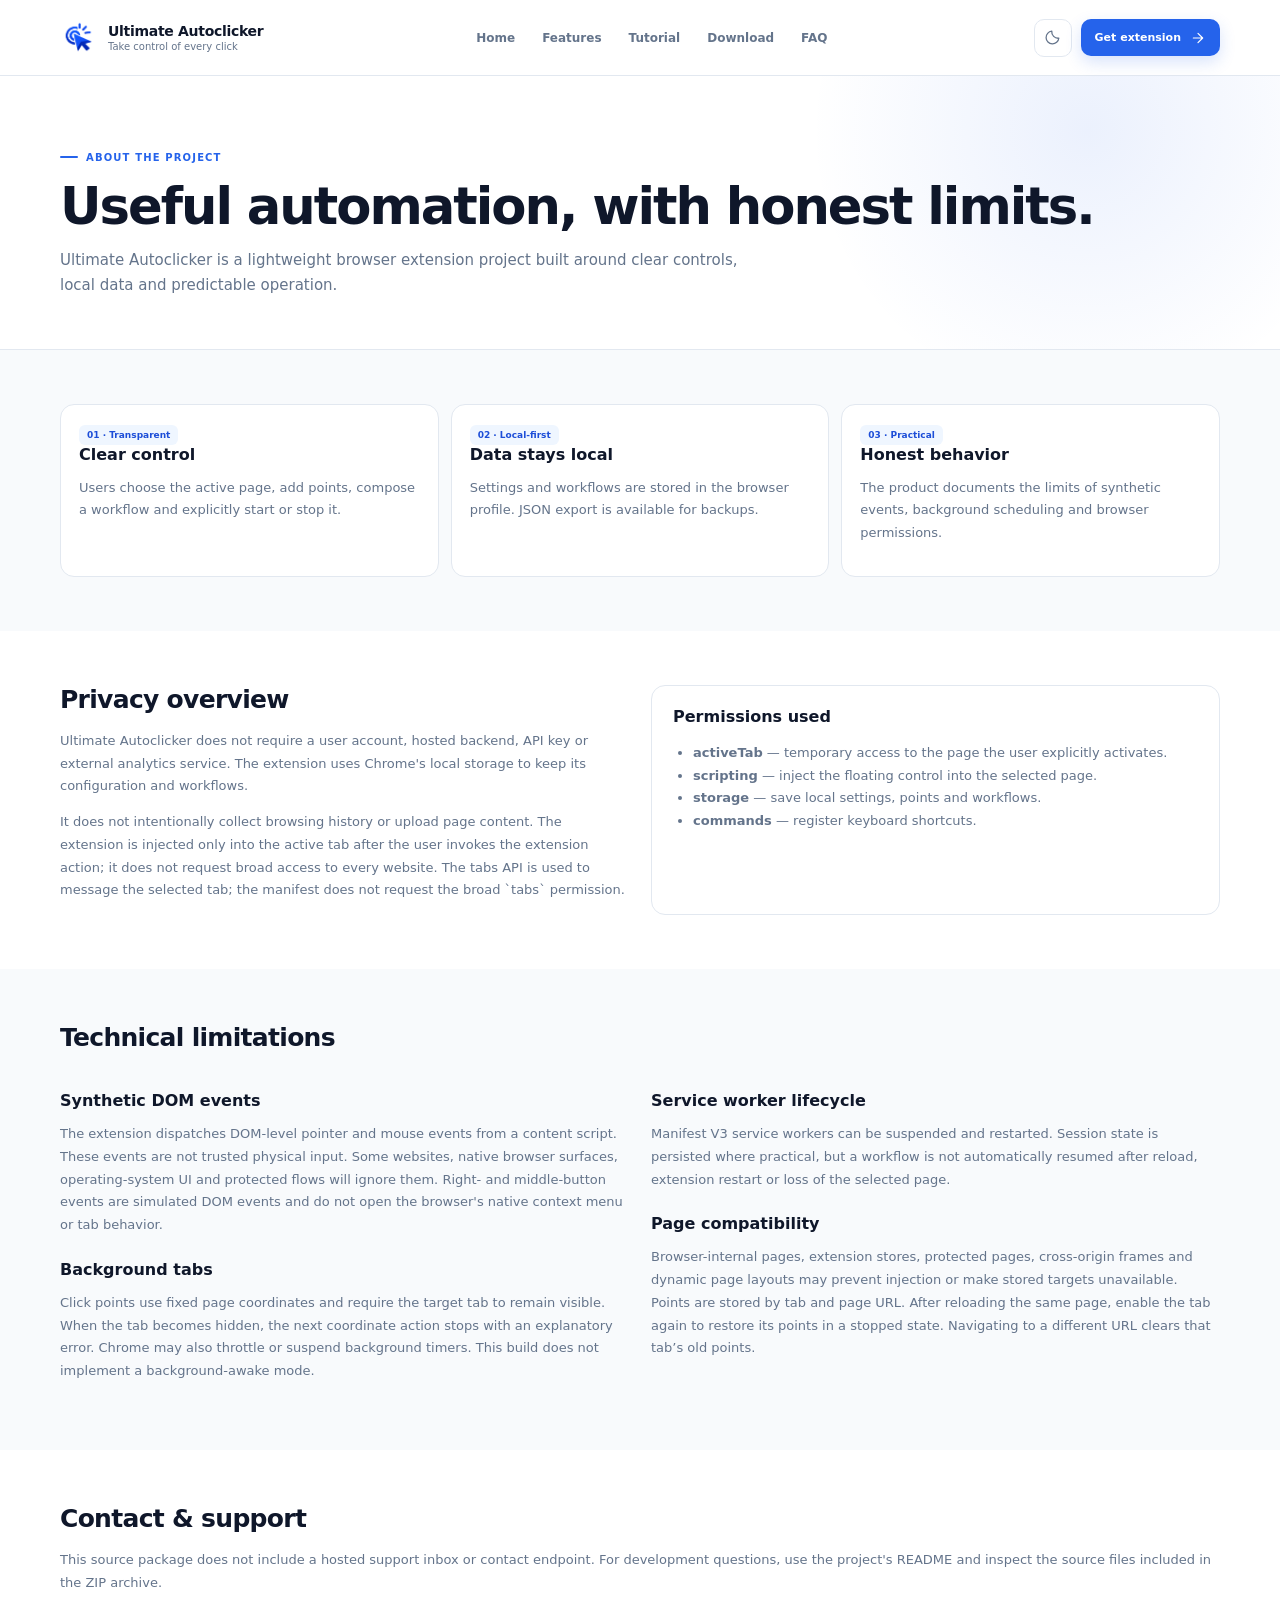
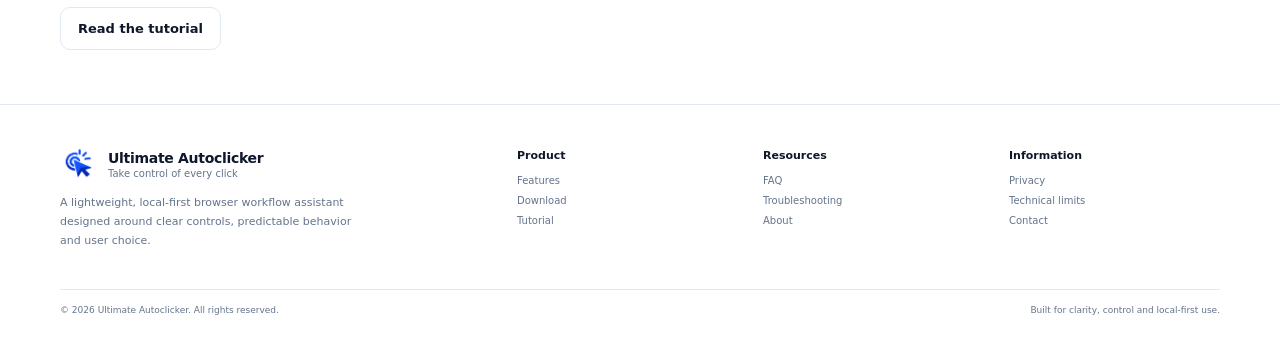
<file: about.html>
<!doctype html><html lang="en"><head><meta charset="utf-8"><meta name="viewport" content="width=device-width,initial-scale=1"><meta name="description" content="About Ultimate Autoclicker, its local-first design and technical limitations."><title>About & Privacy — Ultimate Autoclicker</title><link rel="icon" href="assets/logo.svg" type="image/svg+xml"><link rel="stylesheet" href="css/site.css"></head><body data-page="about"><header class="site-header" data-site-header></header><main><section class="page-hero"><div class="container"><span class="eyebrow">About the project</span><h1>Useful automation, with honest limits.</h1><p>Ultimate Autoclicker is a lightweight browser extension project built around clear controls, local data and predictable operation.</p></div></section><section class="content-section"><div class="container"><div class="about-grid"><article class="info-card"><span class="tag">01 · Transparent</span><h3>Clear control</h3><p>Users choose the active page, add points, compose a workflow and explicitly start or stop it.</p></article><article class="info-card"><span class="tag">02 · Local-first</span><h3>Data stays local</h3><p>Settings and workflows are stored in the browser profile. JSON export is available for backups.</p></article><article class="info-card"><span class="tag">03 · Practical</span><h3>Honest behavior</h3><p>The product documents the limits of synthetic events, background scheduling and browser permissions.</p></article></div></div></section><section class="content-section" id="privacy" style="background:var(--uac-surface)"><div class="container two-col"><div><h2>Privacy overview</h2><p>Ultimate Autoclicker does not require a user account, hosted backend, API key or external analytics service. The extension uses Chrome's local storage to keep its configuration and workflows.</p><p>It does not intentionally collect browsing history or upload page content. The extension is injected only into the active tab after the user invokes the extension action; it does not request broad access to every website. The tabs API is used to message the selected tab; the manifest does not request the broad `tabs` permission.</p></div><div class="info-card"><h3>Permissions used</h3><ul><li><b>activeTab</b> — temporary access to the page the user explicitly activates.</li><li><b>scripting</b> — inject the floating control into the selected page.</li><li><b>storage</b> — save local settings, points and workflows.</li><li><b>commands</b> — register keyboard shortcuts.</li></ul></div></div></section><section class="content-section" id="limitations"><div class="container"><h2>Technical limitations</h2><div class="two-col"><div><h3>Synthetic DOM events</h3><p>The extension dispatches DOM-level pointer and mouse events from a content script. These events are not trusted physical input. Some websites, native browser surfaces, operating-system UI and protected flows will ignore them. Right- and middle-button events are simulated DOM events and do not open the browser's native context menu or tab behavior.</p><h3>Background tabs</h3><p>Click points use fixed page coordinates and require the target tab to remain visible. When the tab becomes hidden, the next coordinate action stops with an explanatory error. Chrome may also throttle or suspend background timers. This build does not implement a background-awake mode.</p></div><div><h3>Service worker lifecycle</h3><p>Manifest V3 service workers can be suspended and restarted. Session state is persisted where practical, but a workflow is not automatically resumed after reload, extension restart or loss of the selected page.</p><h3>Page compatibility</h3><p>Browser-internal pages, extension stores, protected pages, cross-origin frames and dynamic page layouts may prevent injection or make stored targets unavailable. Points are stored by tab and page URL. After reloading the same page, enable the tab again to restore its points in a stopped state. Navigating to a different URL clears that tab’s old points.</p></div></div></div></section><section class="content-section" id="contact" style="background:var(--uac-surface)"><div class="container"><h2>Contact & support</h2><p>This source package does not include a hosted support inbox or contact endpoint. For development questions, use the project's README and inspect the source files included in the ZIP archive.</p><a class="btn btn-secondary" href="tutorial.html">Read the tutorial</a></div></section></main><footer class="site-footer" data-site-footer></footer><script src="js/site.js"></script></body></html>
</file>
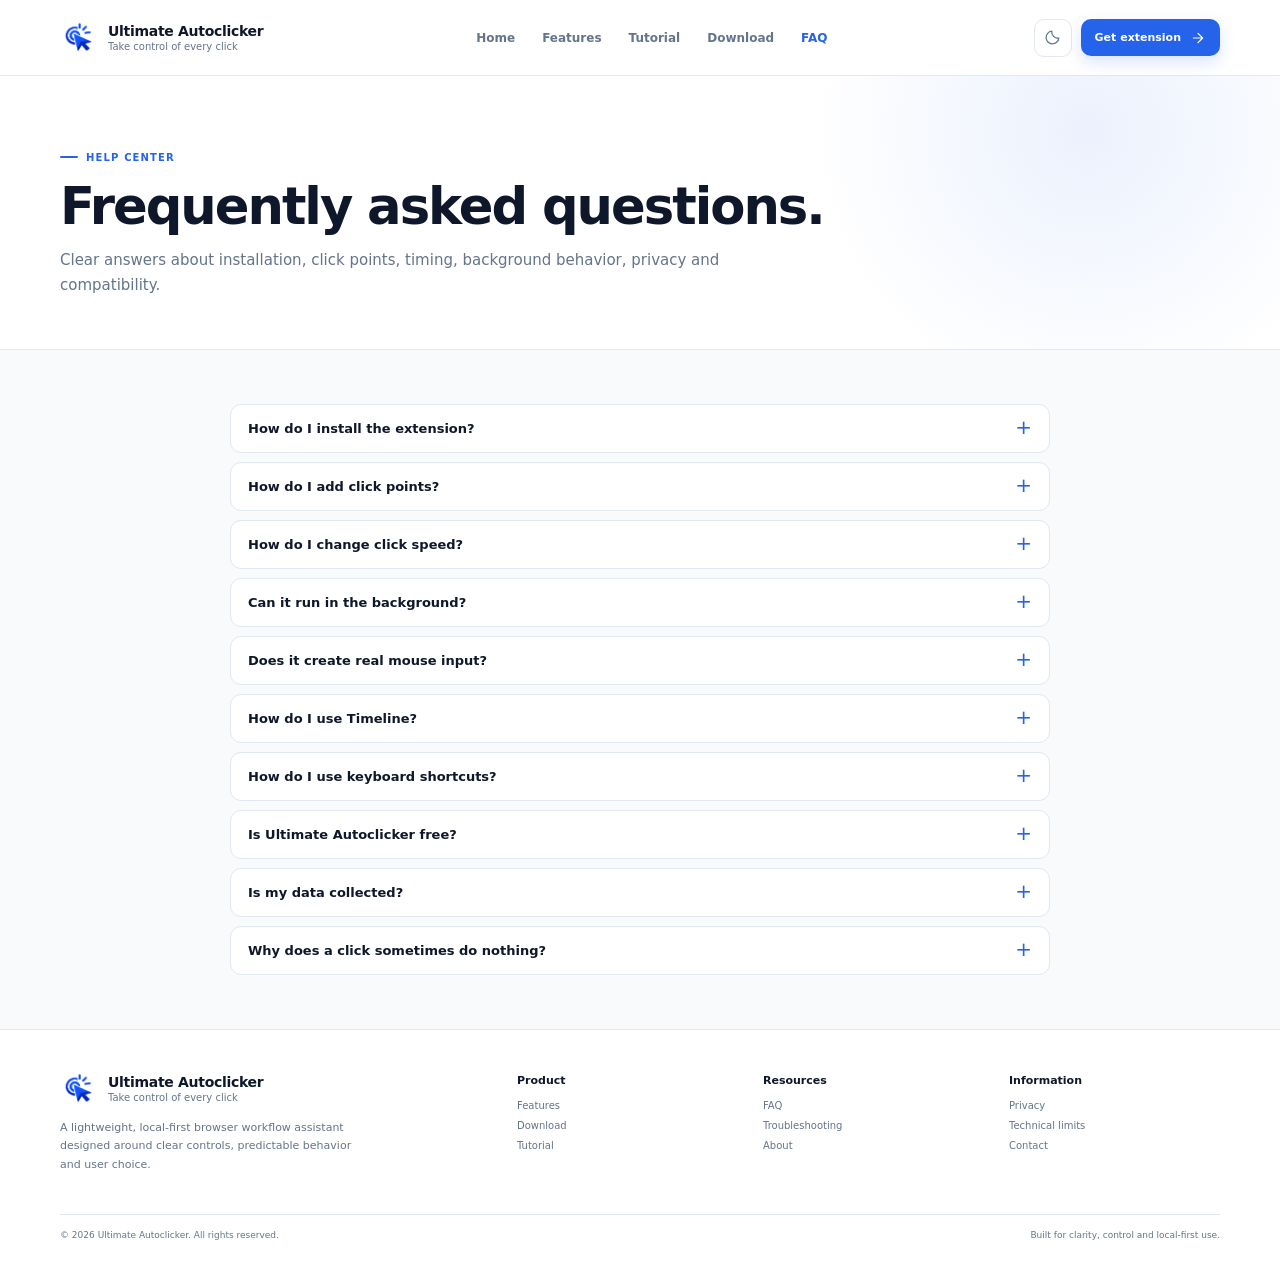
<file: faq.html>
<!doctype html><html lang="en"><head><meta charset="utf-8"><meta name="viewport" content="width=device-width,initial-scale=1"><meta name="description" content="Answers to common questions about installing and using Ultimate Autoclicker."><title>FAQ — Ultimate Autoclicker</title><link rel="icon" href="assets/logo.svg" type="image/svg+xml"><link rel="stylesheet" href="css/site.css"></head><body data-page="faq"><header class="site-header" data-site-header></header><main><section class="page-hero"><div class="container"><span class="eyebrow">Help center</span><h1>Frequently asked questions.</h1><p>Clear answers about installation, click points, timing, background behavior, privacy and compatibility.</p></div></section><section class="content-section"><div class="container"><div class="faq-list">
<details class="faq-item"><summary>How do I install the extension?</summary><p>Download and extract the ZIP file. Open <code>chrome://extensions</code> in Chrome or <code>edge://extensions</code> in Edge, enable Developer mode, click Load unpacked, then select the extracted folder containing <code>manifest.json</code>.</p></details>
<details class="faq-item"><summary>How do I add click points?</summary><p>Open a regular webpage and click the extension icon; the popup automatically attaches the widget to the active tab. Press Add point in the floating panel, then click a place on the page. A numbered marker appears; drag it to move it. Up to 100 points are supported per page.</p></details>
<details class="faq-item"><summary>How do I change click speed?</summary><p>Adjust the global interval in the Panel or Mini widget. The range is 1 to 60,000 ms. A 1 ms setting is best-effort and does not guarantee one click every millisecond.</p></details>
<details class="faq-item"><summary>Can it run in the background?</summary><p>Click points use fixed page coordinates. Keep the selected target tab visible; the next coordinate action stops with an explanatory error when the tab is hidden. Chrome may throttle background timers, and this build does not include an Awake/keep-awake mode.</p></details>
<details class="faq-item"><summary>Does it create real mouse input?</summary><p>No. A browser content script can dispatch synthetic DOM events, but it cannot create trusted operating-system mouse input. Websites that check <code>event.isTrusted</code>, native browser UI and some protected flows may ignore these events.</p></details>
<details class="faq-item"><summary>How do I use Timeline?</summary><p>Timeline is optional for basic clicking. Add points and press Play to cycle through them. For advanced workflows, open Timeline and add click, delay, parallel or repeat actions, then choose Run workflow. Timeline does not replace the Play points action.</p></details>
<details class="faq-item"><summary>How do I use keyboard shortcuts?</summary><p>Global commands are defined in the extension manifest and can be changed in Chrome's extension shortcuts settings. Page shortcuts can be changed in the extension Settings page and work while the selected webpage is focused.</p></details>
<details class="faq-item"><summary>Is Ultimate Autoclicker free?</summary><p>The included core extension has no paid tier, account or API key. This package is a manually installed build and is not a Chrome Web Store listing.</p></details>
<details class="faq-item"><summary>Is my data collected?</summary><p>The extension stores settings, workflows and captured points locally through Chrome storage. It does not send browsing history or page content to a remote service. Browser sync, if enabled by your browser profile, is outside this extension's local storage design.</p></details>
<details class="faq-item"><summary>Why does a click sometimes do nothing?</summary><p>Some websites require trusted user input, use shadow DOM or cross-origin frames, replace elements dynamically, or ignore synthetic events. Re-capture the point and test on a page where you have permission to automate interactions.</p></details>
</div></div></section></main><footer class="site-footer" data-site-footer></footer><script src="js/site.js"></script></body></html>
</file>
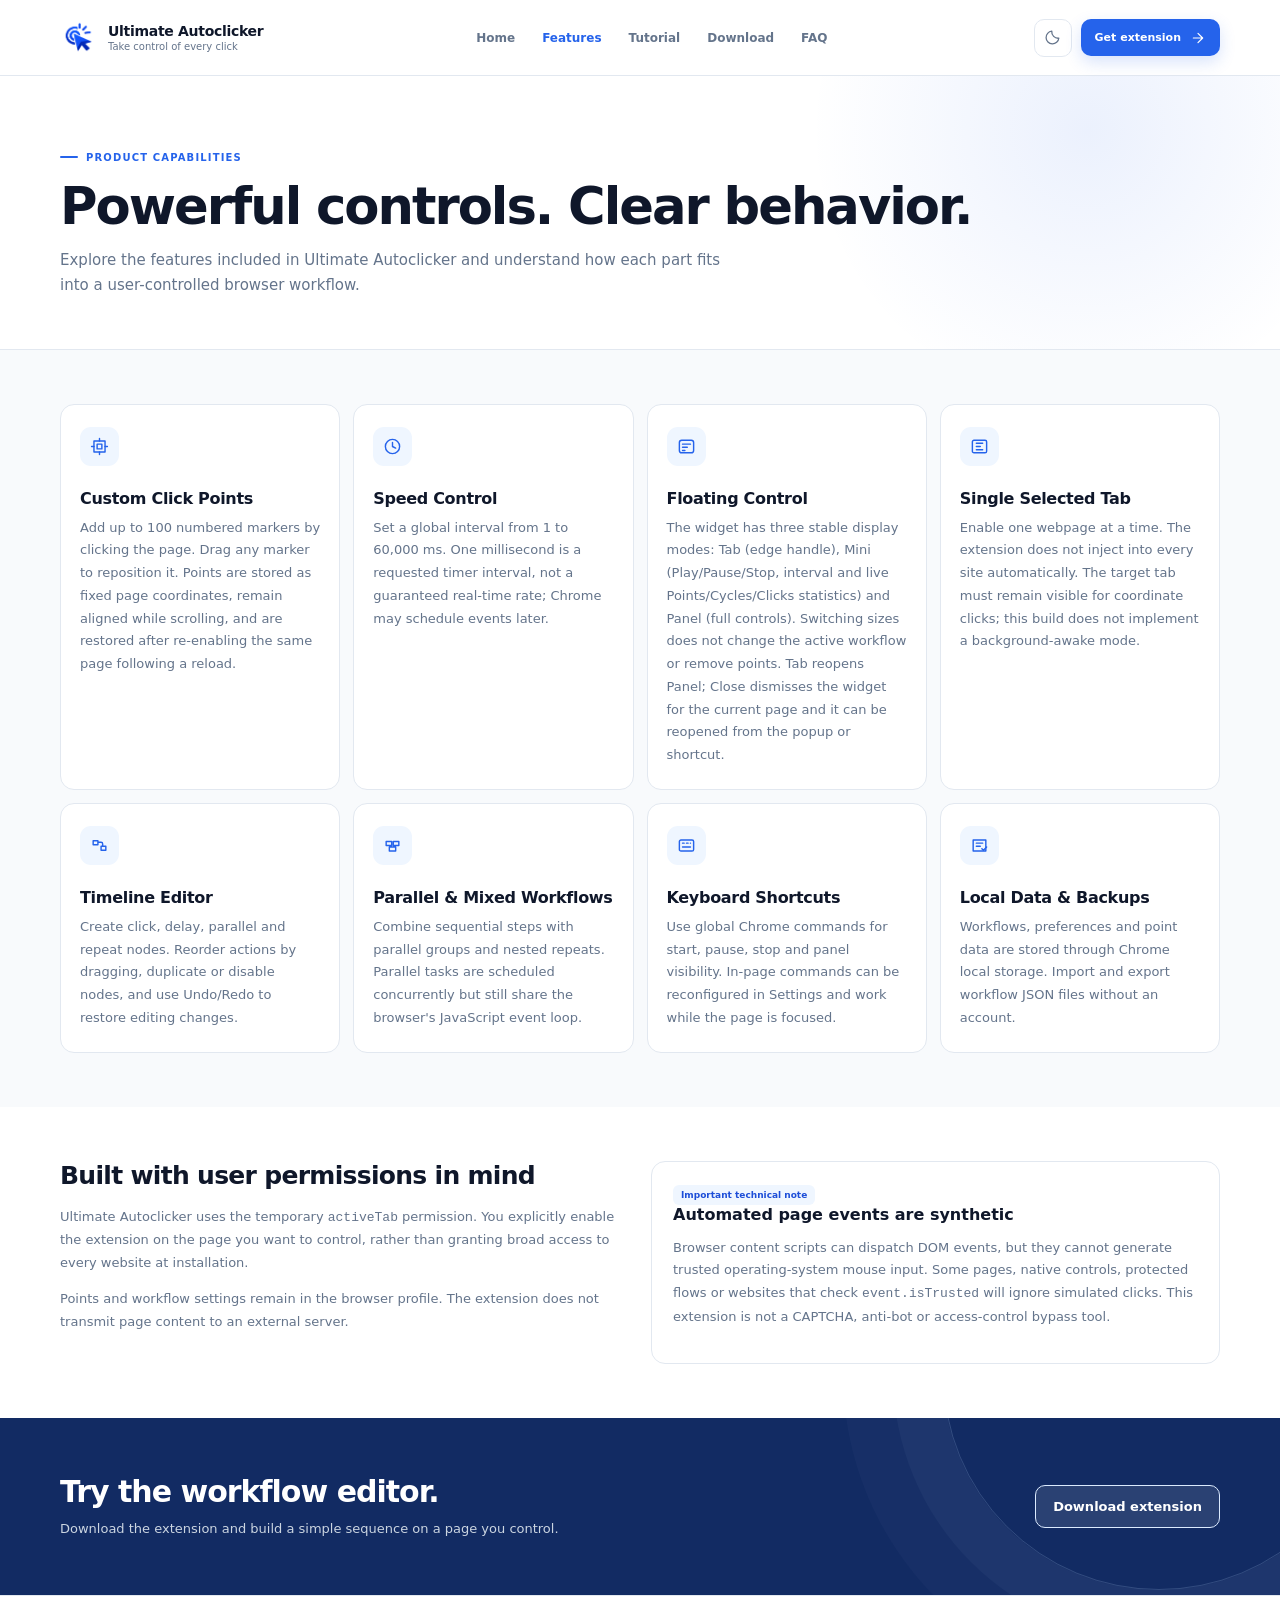
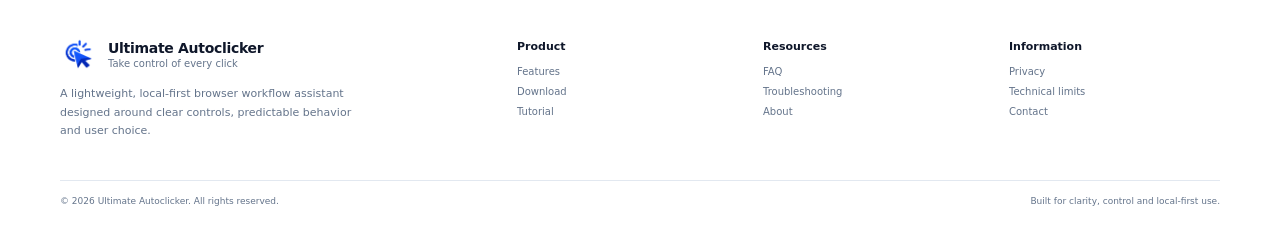
<file: features.html>
<!doctype html><html lang="en"><head><meta charset="utf-8"><meta name="viewport" content="width=device-width,initial-scale=1"><meta name="description" content="Explore Ultimate Autoclicker features, from click points and floating controls to workflow timelines."><title>Features — Ultimate Autoclicker</title><link rel="icon" href="assets/logo.svg" type="image/svg+xml"><link rel="stylesheet" href="css/site.css"></head><body data-page="features"><header class="site-header" data-site-header></header><main><section class="page-hero"><div class="container"><span class="eyebrow">Product capabilities</span><h1>Powerful controls. Clear behavior.</h1><p>Explore the features included in Ultimate Autoclicker and understand how each part fits into a user-controlled browser workflow.</p></div></section><section class="content-section"><div class="container"><div class="feature-grid">
<article class="feature-card"><div class="feature-icon"><svg viewBox="0 0 24 24"><path d="M5 5h14v14H5zM9 9h6v6H9z"/><path d="M12 2v3m0 14v3M2 12h3m14 0h3"/></svg></div><h3>Custom Click Points</h3><p>Add up to 100 numbered markers by clicking the page. Drag any marker to reposition it. Points are stored as fixed page coordinates, remain aligned while scrolling, and are restored after re-enabling the same page following a reload.</p></article>
<article class="feature-card"><div class="feature-icon"><svg viewBox="0 0 24 24"><circle cx="12" cy="12" r="9"/><path d="M12 7v5l4 2"/></svg></div><h3>Speed Control</h3><p>Set a global interval from 1 to 60,000 ms. One millisecond is a requested timer interval, not a guaranteed real-time rate; Chrome may schedule events later.</p></article>
<article class="feature-card"><div class="feature-icon"><svg viewBox="0 0 24 24"><rect x="3" y="4" width="18" height="16" rx="3"/><path d="M7 9h10M7 13h6M7 17h3"/></svg></div><h3>Floating Control</h3><p>The widget has three stable display modes: Tab (edge handle), Mini (Play/Pause/Stop, interval and live Points/Cycles/Clicks statistics) and Panel (full controls). Switching sizes does not change the active workflow or remove points. Tab reopens Panel; Close dismisses the widget for the current page and it can be reopened from the popup or shortcut.</p></article>
<article class="feature-card"><div class="feature-icon"><svg viewBox="0 0 24 24"><rect x="3" y="4" width="18" height="16" rx="2"/><path d="M8 8h8M8 12h5M8 16h8"/></svg></div><h3>Single Selected Tab</h3><p>Enable one webpage at a time. The extension does not inject into every site automatically. The target tab must remain visible for coordinate clicks; this build does not implement a background-awake mode.</p></article>
<article class="feature-card"><div class="feature-icon"><svg viewBox="0 0 24 24"><path d="M4 6h6v5H4zM14 13h6v5h-6zM10 8h4a2 2 0 0 1 2 2v3"/></svg></div><h3>Timeline Editor</h3><p>Create click, delay, parallel and repeat nodes. Reorder actions by dragging, duplicate or disable nodes, and use Undo/Redo to restore editing changes.</p></article>
<article class="feature-card"><div class="feature-icon"><svg viewBox="0 0 24 24"><path d="M4 7h7v5H4zM13 7h7v5h-7zM8 14h8v5H8z"/></svg></div><h3>Parallel & Mixed Workflows</h3><p>Combine sequential steps with parallel groups and nested repeats. Parallel tasks are scheduled concurrently but still share the browser's JavaScript event loop.</p></article>
<article class="feature-card"><div class="feature-icon"><svg viewBox="0 0 24 24"><rect x="3" y="5" width="18" height="14" rx="2"/><path d="M7 9h2m3 0h2m3 0h.01M7 14h10"/></svg></div><h3>Keyboard Shortcuts</h3><p>Use global Chrome commands for start, pause, stop and panel visibility. In-page commands can be reconfigured in Settings and work while the page is focused.</p></article>
<article class="feature-card"><div class="feature-icon"><svg viewBox="0 0 24 24"><path d="M4 5h16v14H4zM8 9h8M8 13h5"/><path d="m15 16 2 2 4-4"/></svg></div><h3>Local Data & Backups</h3><p>Workflows, preferences and point data are stored through Chrome local storage. Import and export workflow JSON files without an account.</p></article>
</div></div></section><section class="content-section" style="background:var(--uac-surface)"><div class="container two-col"><div><h2>Built with user permissions in mind</h2><p>Ultimate Autoclicker uses the temporary <code>activeTab</code> permission. You explicitly enable the extension on the page you want to control, rather than granting broad access to every website at installation.</p><p>Points and workflow settings remain in the browser profile. The extension does not transmit page content to an external server.</p></div><div class="info-card"><span class="tag">Important technical note</span><h3>Automated page events are synthetic</h3><p>Browser content scripts can dispatch DOM events, but they cannot generate trusted operating-system mouse input. Some pages, native controls, protected flows or websites that check <code>event.isTrusted</code> will ignore simulated clicks. This extension is not a CAPTCHA, anti-bot or access-control bypass tool.</p></div></div></section><section class="cta"><div class="container cta-inner"><div><h2>Try the workflow editor.</h2><p>Download the extension and build a simple sequence on a page you control.</p></div><a class="btn btn-secondary" href="download.html">Download extension</a></div></section></main><footer class="site-footer" data-site-footer></footer><script src="js/site.js"></script></body></html>
</file>
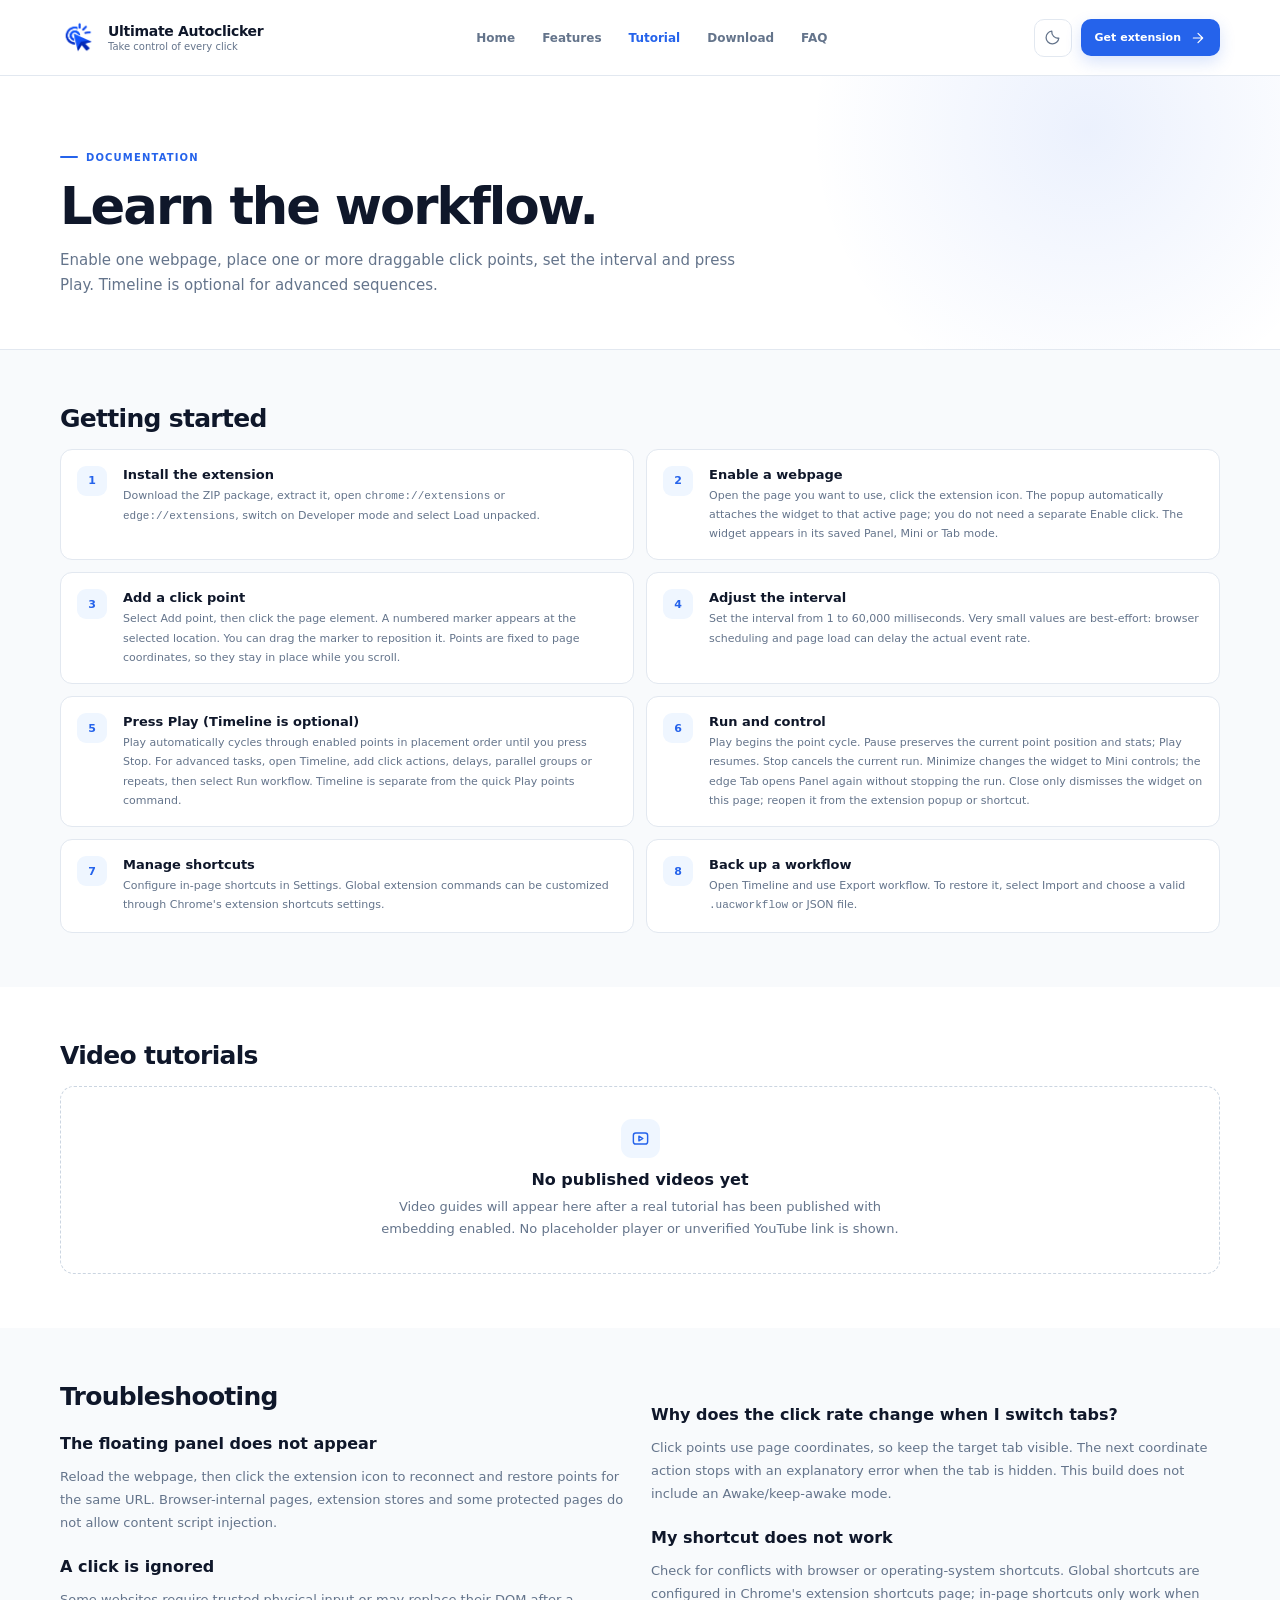
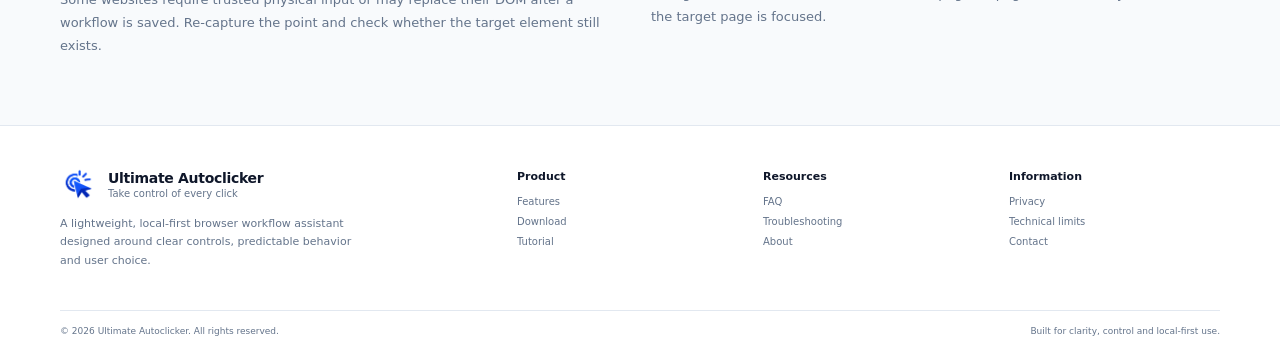
<file: tutorial.html>
<!doctype html><html lang="en"><head><meta charset="utf-8"><meta name="viewport" content="width=device-width,initial-scale=1"><meta name="description" content="Learn how to install, configure and use Ultimate Autoclicker."><title>Tutorial — Ultimate Autoclicker</title><link rel="icon" href="assets/logo.svg" type="image/svg+xml"><link rel="stylesheet" href="css/site.css"></head><body data-page="tutorial"><header class="site-header" data-site-header></header><main><section class="page-hero"><div class="container"><span class="eyebrow">Documentation</span><h1>Learn the workflow.</h1><p>Enable one webpage, place one or more draggable click points, set the interval and press Play. Timeline is optional for advanced sequences.</p></div></section><section class="content-section"><div class="container"><h2>Getting started</h2><div class="tutorial-list">
<article class="tutorial-step"><span class="num">1</span><div><h3>Install the extension</h3><p>Download the ZIP package, extract it, open <code>chrome://extensions</code> or <code>edge://extensions</code>, switch on Developer mode and select Load unpacked.</p></div></article>
<article class="tutorial-step"><span class="num">2</span><div><h3>Enable a webpage</h3><p>Open the page you want to use, click the extension icon. The popup automatically attaches the widget to that active page; you do not need a separate Enable click. The widget appears in its saved Panel, Mini or Tab mode.</p></div></article>
<article class="tutorial-step"><span class="num">3</span><div><h3>Add a click point</h3><p>Select Add point, then click the page element. A numbered marker appears at the selected location. You can drag the marker to reposition it. Points are fixed to page coordinates, so they stay in place while you scroll.</p></div></article>
<article class="tutorial-step"><span class="num">4</span><div><h3>Adjust the interval</h3><p>Set the interval from 1 to 60,000 milliseconds. Very small values are best-effort: browser scheduling and page load can delay the actual event rate.</p></div></article>
<article class="tutorial-step"><span class="num">5</span><div><h3>Press Play (Timeline is optional)</h3><p>Play automatically cycles through enabled points in placement order until you press Stop. For advanced tasks, open Timeline, add click actions, delays, parallel groups or repeats, then select Run workflow. Timeline is separate from the quick Play points command.</p></div></article>
<article class="tutorial-step"><span class="num">6</span><div><h3>Run and control</h3><p>Play begins the point cycle. Pause preserves the current point position and stats; Play resumes. Stop cancels the current run. Minimize changes the widget to Mini controls; the edge Tab opens Panel again without stopping the run. Close only dismisses the widget on this page; reopen it from the extension popup or shortcut.</p></div></article>
<article class="tutorial-step"><span class="num">7</span><div><h3>Manage shortcuts</h3><p>Configure in-page shortcuts in Settings. Global extension commands can be customized through Chrome's extension shortcuts settings.</p></div></article>
<article class="tutorial-step"><span class="num">8</span><div><h3>Back up a workflow</h3><p>Open Timeline and use Export workflow. To restore it, select Import and choose a valid <code>.uacworkflow</code> or JSON file.</p></div></article>
</div></div></section><section class="content-section" style="background:var(--uac-surface)"><div class="container"><h2>Video tutorials</h2><div class="video-empty"><div class="feature-icon"><svg viewBox="0 0 24 24"><rect x="3" y="5" width="18" height="14" rx="3"/><path d="m10 9 5 3-5 3z"/></svg></div><h3>No published videos yet</h3><p>Video guides will appear here after a real tutorial has been published with embedding enabled. No placeholder player or unverified YouTube link is shown.</p></div></div></section><section class="content-section" id="troubleshooting"><div class="container two-col"><div><h2>Troubleshooting</h2><h3>The floating panel does not appear</h3><p>Reload the webpage, then click the extension icon to reconnect and restore points for the same URL. Browser-internal pages, extension stores and some protected pages do not allow content script injection.</p><h3>A click is ignored</h3><p>Some websites require trusted physical input or may replace their DOM after a workflow is saved. Re-capture the point and check whether the target element still exists.</p></div><div><h3>Why does the click rate change when I switch tabs?</h3><p>Click points use page coordinates, so keep the target tab visible. The next coordinate action stops with an explanatory error when the tab is hidden. This build does not include an Awake/keep-awake mode.</p><h3>My shortcut does not work</h3><p>Check for conflicts with browser or operating-system shortcuts. Global shortcuts are configured in Chrome's extension shortcuts page; in-page shortcuts only work when the target page is focused.</p></div></div></section></main><footer class="site-footer" data-site-footer></footer><script src="js/site.js"></script></body></html>
</file>
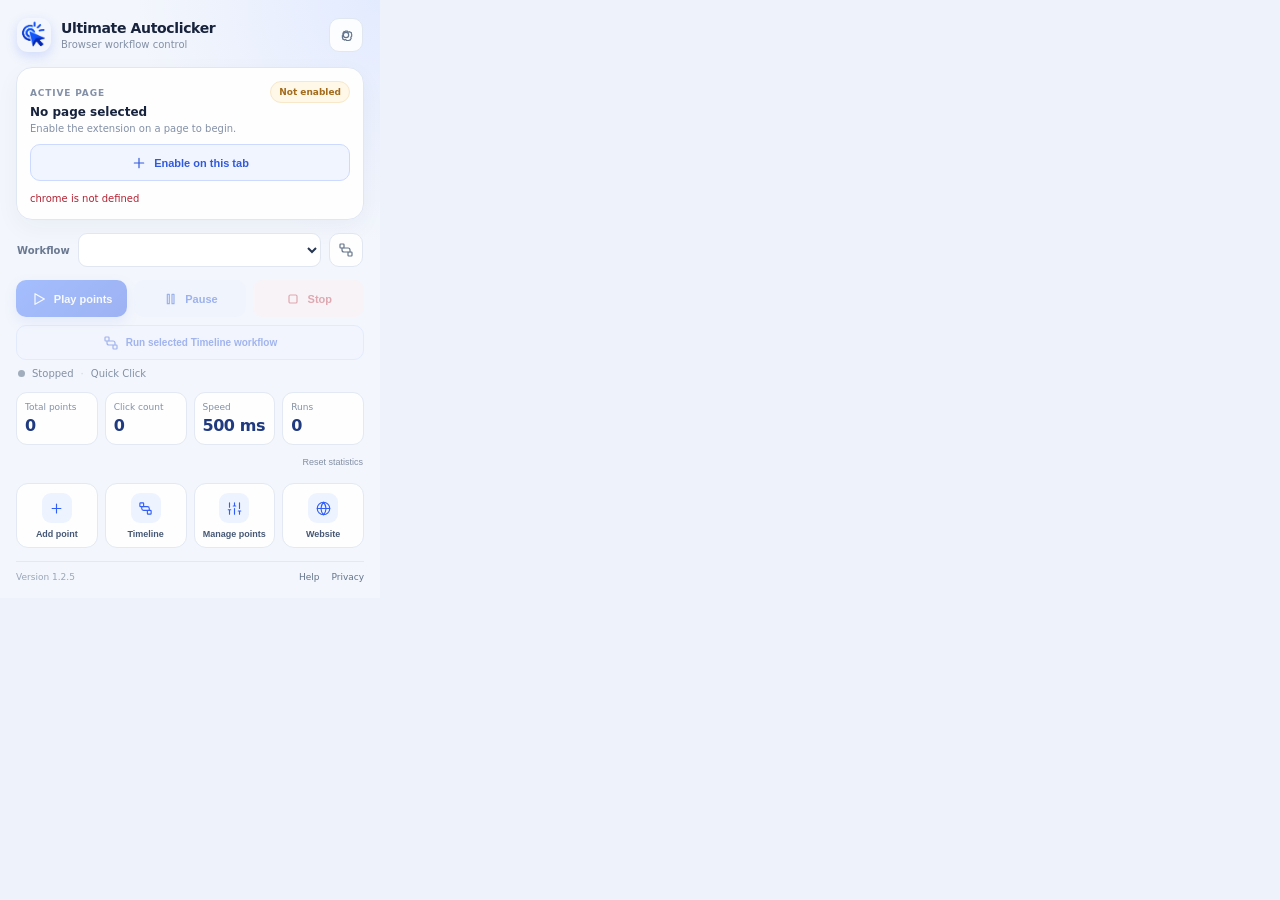
<file: downloads/ultimate-autoclicker-extension/popup/popup.html>
<!doctype html>
<html lang="en">
<head>
  <meta charset="utf-8"><meta name="viewport" content="width=device-width,initial-scale=1">
  <title>Ultimate Autoclicker</title><link rel="stylesheet" href="popup.css">
</head>
<body>
  <main class="app">
    <header class="header">
      <div class="brand"><img src="../assets/logo.svg" alt="" width="34" height="34"><div><strong>Ultimate Autoclicker</strong><span>Browser workflow control</span></div></div>
      <button class="icon-btn" id="settings" title="Settings" aria-label="Open settings"><i data-lucide="settings"></i></button>
    </header>

    <section class="target-card">
      <div class="target-top"><div><span class="eyebrow">ACTIVE PAGE</span><strong id="tab-title">No page selected</strong><small id="tab-url">Enable the extension on a page to begin.</small></div><span id="target-badge" class="badge">Not enabled</span></div>
      <button id="connect" class="btn btn-outline full"><i data-lucide="plus"></i><span>Enable on this tab</span></button>
      <p id="notice" class="notice" role="status">Only the tab you explicitly enable can be controlled.</p>
    </section>

    <section class="workflow-row">
      <label for="workflow">Workflow</label><select id="workflow" aria-label="Select workflow"></select><button id="open-timeline" class="icon-btn small" title="Edit workflows" aria-label="Edit workflows"><i data-lucide="workflow"></i></button>
    </section>

    <section class="controls">
      <div class="control-grid">
        <button id="start" class="btn btn-primary" disabled><i data-lucide="play"></i>Play points</button>
        <button id="pause" class="btn btn-soft" disabled><i data-lucide="pause"></i>Pause</button>
        <button id="stop" class="btn btn-danger" disabled><i data-lucide="square"></i>Stop</button>
      </div>
      <button id="run-workflow" class="btn btn-outline full" disabled><i data-lucide="workflow"></i>Run selected Timeline workflow</button>
      <div class="state-line"><span class="status-dot" id="status-dot"></span><span id="status-text">Stopped</span><span class="state-divider">·</span><span id="workflow-name">Quick Click</span></div>
    </section>

    <section class="stats">
      <div class="stat"><span>Total points</span><strong id="points">0</strong></div>
      <div class="stat"><span>Click count</span><strong id="clicks">0</strong></div>
      <div class="stat"><span>Speed</span><strong id="speed">500 ms</strong></div><div class="stat"><span>Runs</span><strong id="runs">0</strong></div>
    </section>
      <div class="stats-foot"><button id="reset-stats" class="text-action">Reset statistics</button></div>

    <section class="quick-actions">
      <button class="quick" id="add-point"><span class="quick-icon"><i data-lucide="plus"></i></span><span>Add point</span></button>
      <button class="quick" id="timeline"><span class="quick-icon"><i data-lucide="workflow"></i></span><span>Timeline</span></button>
      <button class="quick" id="manage"><span class="quick-icon"><i data-lucide="sliders-horizontal"></i></span><span>Manage points</span></button>
      <button class="quick" id="website"><span class="quick-icon"><i data-lucide="globe"></i></span><span>Website</span></button>
    </section>

    <footer class="footer"><span>Version 1.2.5</span><div><a href="../site/tutorial.html" target="_blank">Help</a><a href="../site/about.html#privacy" target="_blank">Privacy</a></div></footer>
  </main>
  <script src="../assets/uac-icons.js"></script><script src="popup.js"></script>
</body>
</html>
</file>
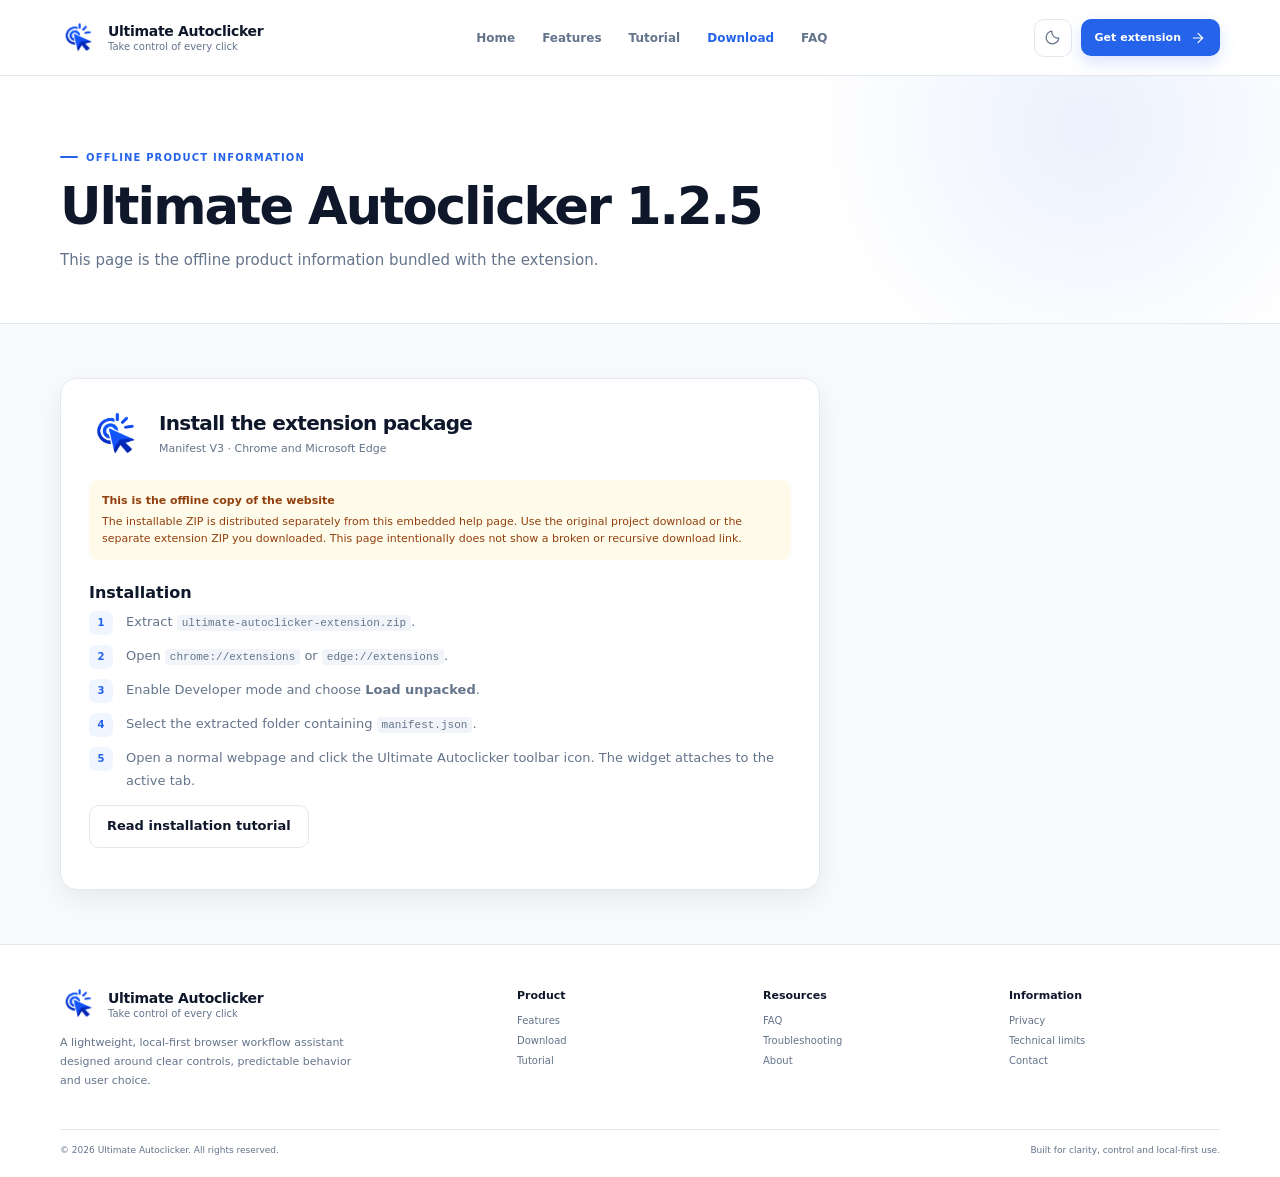
<file: downloads/ultimate-autoclicker-extension/site/download.html>
<!doctype html>
<html lang="en">
<head><meta charset="utf-8"><meta name="viewport" content="width=device-width,initial-scale=1"><meta name="description" content="Offline installation information for Ultimate Autoclicker."><title>Download information — Ultimate Autoclicker</title><link rel="icon" href="assets/logo.svg" type="image/svg+xml"><link rel="stylesheet" href="css/site.css"></head>
<body data-page="download"><header class="site-header" data-site-header></header>
<main><section class="page-hero"><div class="container"><span class="eyebrow">Offline product information</span><h1>Ultimate Autoclicker 1.2.5</h1><p>This page is the offline product information bundled with the extension.</p></div></section>
<section class="content-section"><div class="container"><article class="download-card"><div class="download-top"><img src="assets/logo.svg" alt="Ultimate Autoclicker logo"><div><h2>Install the extension package</h2><p>Manifest V3 · Chrome and Microsoft Edge</p></div></div><div class="download-warning"><strong>This is the offline copy of the website</strong>The installable ZIP is distributed separately from this embedded help page. Use the original project download or the separate extension ZIP you downloaded. This page intentionally does not show a broken or recursive download link.</div><h3>Installation</h3><div class="install-steps"><div class="install-step"><p>Extract <code>ultimate-autoclicker-extension.zip</code>.</p></div><div class="install-step"><p>Open <code>chrome://extensions</code> or <code>edge://extensions</code>.</p></div><div class="install-step"><p>Enable Developer mode and choose <b>Load unpacked</b>.</p></div><div class="install-step"><p>Select the extracted folder containing <code>manifest.json</code>.</p></div><div class="install-step"><p>Open a normal webpage and click the Ultimate Autoclicker toolbar icon. The widget attaches to the active tab.</p></div></div><p><a class="btn btn-secondary" href="tutorial.html">Read installation tutorial</a></p></article></div></section></main><footer class="site-footer" data-site-footer></footer><script src="js/site.js"></script></body></html>
</file>
<file: css/site.css>
@import url('./tokens.css');
:root{font-family:Inter,ui-sans-serif,system-ui,-apple-system,BlinkMacSystemFont,"Segoe UI",sans-serif;color:var(--uac-text-primary);background:var(--uac-background);font-synthesis:none;text-rendering:optimizeLegibility;scroll-behavior:smooth}*{box-sizing:border-box}body{margin:0;background:var(--uac-background);color:var(--uac-text-primary);transition:background .2s,color .2s}a{color:inherit;text-decoration:none}button{font:inherit}.container{width:min(1160px,calc(100% - 40px));margin:0 auto}.site-header{height:76px;position:sticky;top:0;z-index:20;border-bottom:1px solid var(--uac-border);background:color-mix(in srgb,var(--uac-surface) 92%,transparent);backdrop-filter:blur(14px)}.nav{height:100%;display:flex;align-items:center;justify-content:space-between;gap:20px}.logo{display:flex;align-items:center;gap:10px;min-width:210px}.logo img{width:38px;height:38px;border-radius:11px}.logo strong{display:block;font-size:14px;letter-spacing:-.3px}.logo small{display:block;color:var(--uac-text-secondary);font-size:10px;margin-top:2px}.nav-links{display:flex;align-items:center;gap:27px}.nav-links a{font-size:12px;color:var(--uac-text-secondary);font-weight:650;transition:color .15s}.nav-links a:hover,.nav-links a.active{color:var(--uac-primary)}.nav-actions{display:flex;align-items:center;gap:9px}.theme-toggle,.menu-toggle{width:38px;height:38px;border:1px solid var(--uac-border);background:var(--uac-surface);color:var(--uac-text-secondary);border-radius:10px;display:grid;place-items:center;cursor:pointer}.theme-toggle svg,.menu-toggle svg{width:17px;height:17px;stroke:currentColor;fill:none;stroke-width:1.8;stroke-linecap:round;stroke-linejoin:round}.menu-toggle{display:none}.btn{min-height:43px;padding:0 17px;border-radius:10px;display:inline-flex;align-items:center;justify-content:center;gap:9px;font-size:13px;font-weight:750;border:1px solid transparent;cursor:pointer;transition:transform .18s,background .18s,border-color .18s,box-shadow .18s}.btn:hover{transform:translateY(-2px)}.btn svg{width:16px;height:16px;stroke:currentColor;fill:none;stroke-width:1.8;stroke-linecap:round;stroke-linejoin:round}.btn-primary{background:var(--uac-primary);color:#fff;box-shadow:0 6px 16px rgba(37,99,235,.18)}.btn-primary:hover{background:var(--uac-primary-hover);box-shadow:0 9px 20px rgba(37,99,235,.23)}.btn-secondary{background:var(--uac-surface);border-color:var(--uac-border);color:var(--uac-text-primary)}.btn-secondary:hover{border-color:#93c5fd;background:var(--uac-surface-secondary)}.btn-small{min-height:37px;padding:0 13px;font-size:11px}.hero{position:relative;overflow:hidden;padding:88px 0 76px;background:radial-gradient(circle at 77% 32%,rgba(37,99,235,.1),transparent 29%),linear-gradient(180deg,var(--uac-surface),var(--uac-background))}.hero:before{content:"";position:absolute;width:560px;height:560px;border:1px solid rgba(37,99,235,.11);border-radius:50%;right:-175px;top:-200px;pointer-events:none}.hero:after{content:"";position:absolute;width:370px;height:370px;border:1px solid rgba(37,99,235,.1);border-radius:50%;right:-80px;top:-105px;pointer-events:none}.hero-grid{display:grid;grid-template-columns:1.02fr .98fr;align-items:center;gap:55px;position:relative;z-index:1}.eyebrow{display:inline-flex;align-items:center;gap:8px;color:var(--uac-primary);font-size:10px;font-weight:850;text-transform:uppercase;letter-spacing:1.15px}.eyebrow:before{content:"";width:18px;height:2px;background:var(--uac-primary);border-radius:2px}.hero h1{font-size:clamp(42px,5.2vw,66px);line-height:1.04;letter-spacing:-2.8px;margin:20px 0 18px;max-width:620px}.hero h1 span{color:var(--uac-primary)}.hero-copy{font-size:17px;line-height:1.72;color:var(--uac-text-secondary);max-width:535px;margin:0}.hero-buttons{display:flex;gap:11px;flex-wrap:wrap;margin-top:28px}.hero-meta{display:flex;gap:18px;flex-wrap:wrap;margin-top:27px;color:var(--uac-text-secondary);font-size:11px}.hero-meta span{display:flex;align-items:center;gap:6px}.hero-meta svg{width:14px;height:14px;color:var(--uac-success);stroke:currentColor;fill:none;stroke-width:2}.product-stage{position:relative;min-height:410px;display:grid;place-items:center}.stage-orbit{position:absolute;width:380px;height:380px;border-radius:50%;border:1px solid rgba(37,99,235,.14);box-shadow:0 0 0 36px rgba(37,99,235,.025),0 0 0 72px rgba(37,99,235,.018)}.mock-window{position:relative;width:min(100%,440px);border-radius:17px;background:var(--uac-surface);border:1px solid var(--uac-border);box-shadow:0 25px 70px rgba(15,23,42,.17);overflow:hidden;transform:rotate(-2deg)}.mock-top{height:43px;display:flex;align-items:center;gap:6px;padding:0 14px;border-bottom:1px solid var(--uac-border);background:var(--uac-surface-secondary)}.mock-dot{width:7px;height:7px;border-radius:50%;background:#cbd5e1}.mock-top span:last-child{margin-left:auto;color:var(--uac-text-secondary);font-size:9px}.mock-body{padding:17px}.mock-brand{display:flex;align-items:center;gap:9px;margin-bottom:14px}.mock-brand img{width:28px;height:28px;border-radius:8px}.mock-brand b{font-size:12px}.mock-status{margin-left:auto;background:#f0fdf4;color:#15803d;padding:4px 7px;border-radius:20px;font-size:9px;font-weight:750}.mock-controls{display:grid;grid-template-columns:repeat(3,1fr);gap:7px}.mock-action{border-radius:8px;padding:10px 0;text-align:center;font-size:10px;font-weight:750}.mock-action.primary{background:#2563eb;color:#fff}.mock-action.soft{background:#eff6ff;color:#1d4ed8}.mock-action.red{background:#fef2f2;color:#b91c1c}.mock-stats{display:grid;grid-template-columns:repeat(3,1fr);gap:7px;margin:12px 0}.mock-stat{padding:10px;border:1px solid var(--uac-border);border-radius:8px}.mock-stat small{display:block;color:var(--uac-text-secondary);font-size:8px}.mock-stat b{display:block;font-size:17px;margin-top:3px}.mock-points{border:1px solid var(--uac-border);border-radius:10px;padding:11px}.mock-points-head{font-size:10px;font-weight:750;display:flex;justify-content:space-between;margin-bottom:9px}.mock-point{display:flex;align-items:center;justify-content:space-between;padding:7px 0;border-top:1px solid var(--uac-border);font-size:9px}.mock-point small{color:var(--uac-text-secondary)}.floating-preview{position:absolute;right:-7px;bottom:23px;width:188px;padding:12px;border:1px solid var(--uac-border);border-radius:13px;background:var(--uac-surface);box-shadow:0 14px 36px rgba(15,23,42,.16);transform:rotate(3deg)}.float-brand{display:flex;align-items:center;gap:7px;font-size:9px;font-weight:800}.float-brand i{width:18px;height:18px;border-radius:5px;background:#2563eb;color:white;display:grid;place-items:center;font-style:normal}.float-run{margin-top:10px;display:flex;gap:5px}.float-run span{flex:1;padding:7px 0;text-align:center;border-radius:6px;font-size:8px;font-weight:800;background:#eff6ff;color:#1d4ed8}.float-run span:first-child{background:#2563eb;color:white}.section{padding:82px 0}.section.alt{background:var(--uac-surface)}.section-heading{text-align:center;max-width:690px;margin:0 auto 40px}.section-heading .eyebrow{justify-content:center}.section-heading h2{font-size:clamp(29px,3.4vw,42px);line-height:1.12;letter-spacing:-1.5px;margin:14px 0 12px}.section-heading p{font-size:15px;line-height:1.7;color:var(--uac-text-secondary);margin:0}.feature-grid{display:grid;grid-template-columns:repeat(4,1fr);gap:13px}.feature-card{padding:22px 19px;border:1px solid var(--uac-border);border-radius:14px;background:var(--uac-surface);transition:transform .2s,border-color .2s,box-shadow .2s}.feature-card:hover{transform:translateY(-4px);border-color:#bfdbfe;box-shadow:var(--uac-shadow)}.feature-icon{width:39px;height:39px;border-radius:11px;background:#eff6ff;color:#2563eb;display:grid;place-items:center;margin-bottom:18px}.feature-icon svg{width:19px;height:19px;stroke:currentColor;fill:none;stroke-width:1.8;stroke-linecap:round;stroke-linejoin:round}.feature-card h3{font-size:15px;letter-spacing:-.3px;margin:0 0 8px}.feature-card p{font-size:12px;line-height:1.65;color:var(--uac-text-secondary);margin:0}.steps{display:grid;grid-template-columns:repeat(3,1fr);gap:18px;counter-reset:step}.step{position:relative;border:1px solid var(--uac-border);border-radius:15px;padding:25px;background:var(--uac-surface);counter-increment:step}.step-no{width:36px;height:36px;background:#eff6ff;color:#2563eb;border-radius:11px;display:grid;place-items:center;font-weight:850;font-size:12px}.step-no:before{content:"0" counter(step)}.step h3{font-size:17px;margin:17px 0 8px}.step p{font-size:12px;line-height:1.7;color:var(--uac-text-secondary);margin:0}.preview-grid{display:grid;grid-template-columns:1fr 1fr;gap:16px}.preview-card{padding:22px;background:var(--uac-surface);border:1px solid var(--uac-border);border-radius:15px}.preview-card h3{font-size:15px;margin:0 0 6px}.preview-card p{font-size:11px;color:var(--uac-text-secondary);line-height:1.6;margin:0 0 17px}.preview-ui{border:1px solid var(--uac-border);border-radius:11px;background:var(--uac-background);padding:14px;min-height:158px}.preview-line{height:8px;background:#e2e8f0;border-radius:5px;width:78%;margin-bottom:10px}.preview-line.short{width:48%}.preview-cells{display:grid;grid-template-columns:repeat(3,1fr);gap:7px;margin-top:15px}.preview-cell{height:50px;border:1px solid var(--uac-border);border-radius:8px;background:var(--uac-surface)}.timeline-preview{display:flex;align-items:center;gap:8px;margin-top:20px}.timeline-block{padding:11px 12px;background:#eff6ff;color:#1d4ed8;border-radius:8px;font-size:9px;font-weight:800}.timeline-line{height:2px;background:#bfdbfe;flex:1}.cta{padding:56px 0;background:#122b63;color:white;position:relative;overflow:hidden}.cta:after{content:"";position:absolute;width:430px;height:430px;border:1px solid rgba(191,219,254,.18);border-radius:50%;right:-95px;top:-260px;box-shadow:0 0 0 50px rgba(191,219,254,.04),0 0 0 100px rgba(191,219,254,.025)}.cta-inner{position:relative;z-index:1;display:flex;align-items:center;justify-content:space-between;gap:28px}.cta h2{font-size:30px;letter-spacing:-1px;margin:0 0 9px}.cta p{font-size:13px;line-height:1.65;color:#cbd5e1;margin:0}.cta .btn-secondary{border-color:#dbeafe;color:#fff;background:rgba(255,255,255,.1)}.faq-list{max-width:820px;margin:0 auto;display:grid;gap:9px}.faq-item{background:var(--uac-surface);border:1px solid var(--uac-border);border-radius:11px;padding:0 17px}.faq-item summary{font-size:13px;font-weight:750;cursor:pointer;list-style:none;padding:16px 24px 16px 0;position:relative}.faq-item summary::-webkit-details-marker{display:none}.faq-item summary:after{content:"+";position:absolute;right:0;color:var(--uac-primary);font-size:20px;top:10px;font-weight:400}.faq-item[open] summary:after{content:"−"}.faq-item p{font-size:12px;line-height:1.7;color:var(--uac-text-secondary);margin:0 0 16px}.site-footer{padding:40px 0 22px;background:var(--uac-surface);border-top:1px solid var(--uac-border)}.footer-grid{display:grid;grid-template-columns:2fr 1fr 1fr 1fr;gap:35px;padding-bottom:28px}.footer-about p{max-width:310px;font-size:11px;line-height:1.7;color:var(--uac-text-secondary)}.footer-col h4{font-size:11px;margin:4px 0 13px}.footer-col a{display:block;font-size:10px;color:var(--uac-text-secondary);margin:9px 0}.footer-col a:hover{color:var(--uac-primary)}.copyright{padding-top:15px;border-top:1px solid var(--uac-border);display:flex;justify-content:space-between;gap:10px;color:var(--uac-text-secondary);font-size:9px}.page-hero{padding:67px 0 50px;background:radial-gradient(circle at 85% 20%,rgba(37,99,235,.09),transparent 25%),var(--uac-surface);border-bottom:1px solid var(--uac-border)}.page-hero h1{font-size:clamp(36px,4vw,52px);letter-spacing:-2px;margin:13px 0 12px}.page-hero p{color:var(--uac-text-secondary);font-size:15px;line-height:1.7;max-width:680px;margin:0}.content-section{padding:54px 0}.content-section h2{font-size:25px;letter-spacing:-.7px;margin:0 0 16px}.content-section h3{font-size:16px;margin:23px 0 9px}.content-section p,.content-section li{font-size:13px;line-height:1.75;color:var(--uac-text-secondary)}.content-section ul,.content-section ol{padding-left:20px}.two-col{display:grid;grid-template-columns:1fr 1fr;gap:22px}.info-card{border:1px solid var(--uac-border);border-radius:14px;padding:21px;background:var(--uac-surface)}.info-card h3{margin:0 0 9px}.tutorial-list{display:grid;grid-template-columns:repeat(2,1fr);gap:12px}.tutorial-step{display:grid;grid-template-columns:34px 1fr;gap:12px;border:1px solid var(--uac-border);border-radius:12px;padding:16px;background:var(--uac-surface)}.tutorial-step .num{width:30px;height:30px;display:grid;place-items:center;border-radius:9px;background:#eff6ff;color:#2563eb;font-size:11px;font-weight:800}.tutorial-step h3{margin:1px 0 4px;font-size:13px}.tutorial-step p{margin:0;font-size:11px}.video-empty{padding:32px;text-align:center;border:1px dashed #cbd5e1;border-radius:14px;background:var(--uac-surface)}.video-empty .feature-icon{margin:0 auto 12px}.video-empty h3{margin:0 0 7px}.video-empty p{max-width:520px;margin:0 auto}.download-card{border:1px solid var(--uac-border);border-radius:17px;padding:28px;background:var(--uac-surface);box-shadow:var(--uac-shadow);max-width:760px}.download-top{display:flex;align-items:center;gap:15px;margin-bottom:18px}.download-top img{width:55px;height:55px;border-radius:15px}.download-top h2{font-size:20px;margin:0}.download-top p{font-size:11px;color:var(--uac-text-secondary);margin:4px 0 0}.download-meta{display:grid;grid-template-columns:repeat(3,1fr);gap:8px;margin:18px 0}.download-meta div{padding:12px;border-radius:9px;background:var(--uac-surface-secondary)}.download-meta small{display:block;font-size:9px;color:var(--uac-text-secondary)}.download-meta b{display:block;font-size:12px;margin-top:5px}.download-warning{padding:12px 13px;border-radius:9px;background:#fffbeb;color:#92400e;font-size:11px;line-height:1.6;margin:16px 0}.download-warning strong{display:block;margin-bottom:3px}.install-steps{counter-reset:install;display:grid;gap:10px}.install-step{counter-increment:install;display:grid;grid-template-columns:27px 1fr;gap:10px;align-items:start}.install-step:before{content:counter(install);width:24px;height:24px;display:grid;place-items:center;background:#eff6ff;color:#2563eb;border-radius:7px;font-size:10px;font-weight:800}.install-step p{margin:0}.install-step code{background:var(--uac-surface-secondary);padding:2px 5px;border-radius:4px;font-size:11px}.code-block{padding:14px;border:1px solid var(--uac-border);border-radius:9px;background:var(--uac-surface-secondary);font-family:ui-monospace,monospace;font-size:11px;overflow:auto;color:var(--uac-text-primary)}.about-grid{display:grid;grid-template-columns:repeat(3,1fr);gap:12px}.about-grid .info-card{padding:18px}.tag{display:inline-flex;padding:5px 8px;border-radius:6px;background:#eff6ff;color:#1d4ed8;font-size:9px;font-weight:800}.muted{color:var(--uac-text-secondary)}
[data-theme="dark"] .hero{background:radial-gradient(circle at 77% 32%,rgba(37,99,235,.15),transparent 29%),linear-gradient(180deg,#111827,#0b1120)}[data-theme="dark"] .feature-icon,[data-theme="dark"] .step-no,[data-theme="dark"] .num{background:#1e3a8a;color:#bfdbfe}[data-theme="dark"] .mock-status{background:#052e1a;color:#86efac}[data-theme="dark"] .mock-action.soft,[data-theme="dark"] .float-run span{background:#1e3a8a;color:#bfdbfe}[data-theme="dark"] .mock-action.red{background:#450a0a;color:#fecaca}[data-theme="dark"] .mock-points,[data-theme="dark"] .mock-point{border-color:#334155}[data-theme="dark"] .download-warning{background:#422006;color:#fde68a}
@media(max-width:980px){.hero-grid{gap:28px}.feature-grid{grid-template-columns:repeat(2,1fr)}.nav-links{gap:15px}.logo{min-width:auto}.about-grid{grid-template-columns:1fr 1fr}}
@media(max-width:700px){.container{width:min(100% - 30px,560px)}.site-header{height:66px}.logo img{width:34px;height:34px}.nav-links{display:none;position:absolute;left:0;right:0;top:65px;padding:16px 20px;background:var(--uac-surface);border-bottom:1px solid var(--uac-border);flex-direction:column;align-items:flex-start;gap:18px}.nav-links.open{display:flex}.menu-toggle{display:grid}.nav-actions .btn{display:none}.hero{padding:57px 0 45px}.hero-grid{grid-template-columns:1fr;gap:30px}.hero h1{font-size:43px;letter-spacing:-1.8px}.hero-copy{font-size:15px}.product-stage{min-height:340px}.stage-orbit{width:290px;height:290px}.mock-window{width:min(100%,390px)}.floating-preview{right:-2px;bottom:2px}.section{padding:60px 0}.section-heading{margin-bottom:28px}.section-heading h2{font-size:31px}.steps,.preview-grid,.two-col,.about-grid{grid-template-columns:1fr}.cta-inner{align-items:flex-start;flex-direction:column}.cta h2{font-size:26px}.footer-grid{grid-template-columns:1fr 1fr;gap:20px}.footer-about{grid-column:1/-1}.copyright{flex-direction:column}.page-hero{padding:48px 0 36px}.page-hero h1{font-size:38px}.tutorial-list{grid-template-columns:1fr}.download-card{padding:19px}.download-meta{grid-template-columns:1fr}.content-section{padding:38px 0}}
@media(max-width:420px){.feature-grid{grid-template-columns:1fr}.hero h1{font-size:38px}.hero-buttons .btn{width:100%}.product-stage{min-height:310px}.mock-body{padding:12px}.floating-preview{width:160px}.nav-actions{gap:6px}.footer-grid{gap:15px}}

/* Layout previews for the three stable floating-control sizes. */
.mock-speed{display:flex;align-items:center;justify-content:space-between;padding:9px 11px;margin:0 0 11px;border:1px solid var(--uac-border);border-radius:9px;background:var(--uac-surface-secondary);font-size:10px;color:var(--uac-text-secondary)}
.mock-speed b{color:var(--uac-text-primary);font-variant-numeric:tabular-nums}
.mock-empty{padding:17px 10px;margin-top:8px;border:1px dashed var(--uac-border);border-radius:9px;text-align:center;color:var(--uac-text-secondary);font-size:10px}
.float-stats{display:flex;gap:12px;padding:0 10px 9px 36px;color:var(--uac-text-secondary);font-size:8px;white-space:nowrap}
.widget-modes{display:grid;grid-template-columns:1.05fr 1.2fr .8fr;gap:14px;align-items:stretch}
.mode-card{min-width:0;padding:20px;border:1px solid var(--uac-border);border-radius:15px;background:var(--uac-surface);display:flex;flex-direction:column;gap:18px}
.mode-copy .tag{margin-bottom:9px}.mode-copy h3{font-size:19px;margin:0 0 6px;letter-spacing:-.4px}.mode-copy p{font-size:12px;line-height:1.65;color:var(--uac-text-secondary);margin:0;min-height:40px}
.mode-demo{margin-top:auto;min-width:0;background:var(--uac-background);border:1px solid var(--uac-border);border-radius:11px;position:relative;overflow:hidden}
.panel-demo{padding:12px;box-shadow:0 5px 16px rgba(15,23,42,.06)}
.demo-head{display:flex;align-items:center;justify-content:space-between;gap:8px;font-size:10px;margin-bottom:12px}.demo-head b{display:flex;align-items:center;gap:7px}.demo-head b i,.demo-mark{font-style:normal;width:22px;height:22px;border-radius:7px;background:#2563eb;color:white;display:grid;place-items:center;font-weight:850}.demo-head span{font-size:9px;color:#64748b}
.demo-speed{display:flex;justify-content:space-between;padding:8px 9px;margin-bottom:8px;border:1px solid var(--uac-border);border-radius:8px;background:var(--uac-surface);font-size:9px;color:var(--uac-text-secondary)}.demo-speed b{color:var(--uac-text-primary)}
.demo-actions{display:grid;grid-template-columns:repeat(3,1fr);gap:5px}.demo-actions i{font-style:normal;text-align:center;padding:8px 2px;border-radius:7px;background:#eff6ff;color:#1d4ed8;font-size:9px;font-weight:800}.demo-actions i:nth-child(2){background:#f1f5f9;color:#64748b}.demo-actions i:nth-child(3){background:#fef2f2;color:#b91c1c}
.demo-empty{padding:13px 7px;margin-top:8px;border:1px dashed #cbd5e1;border-radius:8px;background:var(--uac-surface);text-align:center;color:#64748b;font-size:9px;line-height:1.7}.demo-empty small{font-size:8px}
.mini-demo{display:flex;align-items:center;gap:7px;padding:10px;min-height:65px;box-shadow:0 5px 16px rgba(15,23,42,.06)}.demo-grip{color:#94a3b8;font-size:17px;line-height:1}.demo-mark{flex:none}.demo-info{display:grid;gap:3px;min-width:0;flex:1}.demo-info strong{font-size:9px;white-space:nowrap}.demo-info small{font-size:7px;color:#64748b;white-space:nowrap}.demo-ms{font-size:8px;color:#475569;background:var(--uac-surface);border:1px solid var(--uac-border);padding:6px 5px;border-radius:6px;white-space:nowrap}.mini-demo>i{font-style:normal;font-size:10px;color:#2563eb;font-weight:800}
.tab-demo{min-height:90px;display:flex;align-items:center;justify-content:space-between;padding:0 17px;background:linear-gradient(135deg,#eff6ff,#f8fafc)}.demo-page-lines{display:grid;gap:8px;width:65%}.demo-page-lines span{height:6px;border-radius:10px;background:#dbe4f1}.demo-page-lines span:nth-child(2){width:72%}.demo-page-lines span:nth-child(3){width:88%}.demo-page-lines span:nth-child(4){width:50%}.demo-tab{height:64px;width:25px;border:1px solid #dbeafe;border-radius:9px 0 0 9px;background:white;box-shadow:0 4px 11px rgba(15,23,42,.12);display:grid;place-items:center;color:#2563eb}.demo-tab b{position:absolute;width:6px;height:6px;right:8px;top:15px;border-radius:50%;background:#94a3b8}.demo-tab strong{font-size:22px;font-weight:500}
@media(max-width:900px){.widget-modes{grid-template-columns:1fr 1fr}.mode-card:last-child{grid-column:1/-1}.mode-card:last-child .mode-demo{min-height:85px}}
@media(max-width:600px){.widget-modes{grid-template-columns:1fr}.mode-card:last-child{grid-column:auto}.mode-copy p{min-height:0}.mini-demo{flex-wrap:wrap}.demo-info{min-width:0}.float-stats{gap:8px;padding-left:35px}}
</file>
<file: downloads/ultimate-autoclicker-extension/settings/settings.css>
:root{font-family:Inter,ui-sans-serif,system-ui,-apple-system,BlinkMacSystemFont,"Segoe UI",sans-serif;color:#0f172a;background:#f8fafc;font-synthesis:none}*{box-sizing:border-box}body{margin:0}.topbar{height:64px;background:#fff;border-bottom:1px solid #e2e8f0;padding:0 max(18px,calc((100vw - 980px)/2));display:flex;align-items:center;justify-content:space-between}.brand{display:flex;align-items:center;gap:10px;color:inherit;text-decoration:none}.brand img{border-radius:9px}.brand strong{display:block;font-size:14px}.brand small{display:block;color:#64748b;font-size:10px;margin-top:2px}.btn{height:34px;border:1px solid #dbe3ef;border-radius:9px;padding:0 12px;background:#fff;color:#334155;font-size:11px;font-weight:700;cursor:pointer}.btn:hover{background:#f8fafc;border-color:#bfdbfe}.btn-danger{color:#b91c1c;border-color:#fecaca;background:#fff}.btn-danger:hover{background:#fef2f2}.page{width:min(920px,calc(100% - 32px));margin:36px auto 60px}.page-heading{margin-bottom:22px}.eyebrow{color:#94a3b8;font-size:9px;font-weight:800;letter-spacing:1px}.page-heading h1{font-size:30px;letter-spacing:-.8px;margin:6px 0}.page-heading p{font-size:12px;color:#64748b;margin:0}.settings-card{display:grid;grid-template-columns:38px minmax(0,1fr);gap:14px;padding:20px;background:#fff;border:1px solid #e2e8f0;border-radius:14px;margin-bottom:12px}.section-icon{width:36px;height:36px;border-radius:10px;background:#eff6ff;color:#2563eb;display:grid;place-items:center}.section-icon svg{width:18px;height:18px;stroke:currentColor;fill:none;stroke-width:1.7;stroke-linecap:round;stroke-linejoin:round}.section-heading h2{font-size:15px;letter-spacing:-.3px;margin:0}.section-heading p{font-size:10px;color:#64748b;margin:4px 0 14px}.fields{display:grid;gap:13px 16px}.fields.two{grid-template-columns:repeat(2,minmax(0,1fr))}.field{display:grid;gap:6px;min-width:0}.field label{font-size:10px;font-weight:700;color:#475569}.field label output{float:right;color:#2563eb}.field input:not([type=range]),.field select{width:100%;height:36px;border:1px solid #dbe3ef;border-radius:8px;padding:0 10px;background:#fff;color:#0f172a;font:inherit;font-size:12px;outline:none}.field input:focus,.field select:focus{border-color:#93c5fd;box-shadow:0 0 0 3px #dbeafe}.field input[type=range]{width:100%;accent-color:#2563eb}.check{display:flex;align-items:flex-start;gap:9px;padding:10px;border:1px solid #e2e8f0;border-radius:9px}.check input{accent-color:#2563eb;margin-top:2px}.check b{font-size:10px;display:block}.check small{font-size:9px;color:#64748b;display:block;margin-top:3px}.helper{color:#94a3b8;font-size:9px;line-height:1.55;margin:12px 0 0}.helper a{color:#2563eb}.shortcut-list{border:1px solid #e2e8f0;border-radius:10px;overflow:hidden}.shortcut-row{display:flex;align-items:center;justify-content:space-between;padding:9px 11px;border-bottom:1px solid #f1f5f9;font-size:10px;color:#334155}.shortcut-row:last-child{border:0}.key{border:1px solid #dbe3ef;background:#f8fafc;border-radius:7px;padding:6px 9px;color:#1e40af;font-size:10px;font-weight:750;min-width:118px;cursor:pointer}.key.listening{background:#eff6ff;border-color:#93c5fd}.data-actions{display:flex;gap:7px;flex-wrap:wrap}.save-message{font-size:10px;color:#16a34a;text-align:right;padding:6px 2px}@media(max-width:620px){.page{margin-top:25px}.settings-card{padding:15px;grid-template-columns:30px 1fr;gap:10px}.section-icon{width:30px;height:30px}.fields.two{grid-template-columns:1fr}.topbar{padding:0 14px}.page-heading h1{font-size:26px}}
body.dark{background:#0b1120;color:#f8fafc}body.dark .topbar,body.dark .settings-card{background:#111827;border-color:#334155}body.dark .brand,body.dark .section-heading h2,body.dark .page-heading h1{color:#f8fafc}body.dark .section-heading p,body.dark .page-heading p,body.dark .helper{color:#94a3b8}body.dark .field input:not([type=range]),body.dark .field select,body.dark .key,body.dark .shortcut-list,body.dark .check{background:#1e293b;color:#f8fafc;border-color:#334155}body.dark .shortcut-row{border-color:#334155;color:#cbd5e1}
</file>
<file: downloads/ultimate-autoclicker-extension/site/css/site.css>
@import url('./tokens.css');
:root{font-family:Inter,ui-sans-serif,system-ui,-apple-system,BlinkMacSystemFont,"Segoe UI",sans-serif;color:var(--uac-text-primary);background:var(--uac-background);font-synthesis:none;text-rendering:optimizeLegibility;scroll-behavior:smooth}*{box-sizing:border-box}body{margin:0;background:var(--uac-background);color:var(--uac-text-primary);transition:background .2s,color .2s}a{color:inherit;text-decoration:none}button{font:inherit}.container{width:min(1160px,calc(100% - 40px));margin:0 auto}.site-header{height:76px;position:sticky;top:0;z-index:20;border-bottom:1px solid var(--uac-border);background:color-mix(in srgb,var(--uac-surface) 92%,transparent);backdrop-filter:blur(14px)}.nav{height:100%;display:flex;align-items:center;justify-content:space-between;gap:20px}.logo{display:flex;align-items:center;gap:10px;min-width:210px}.logo img{width:38px;height:38px;border-radius:11px}.logo strong{display:block;font-size:14px;letter-spacing:-.3px}.logo small{display:block;color:var(--uac-text-secondary);font-size:10px;margin-top:2px}.nav-links{display:flex;align-items:center;gap:27px}.nav-links a{font-size:12px;color:var(--uac-text-secondary);font-weight:650;transition:color .15s}.nav-links a:hover,.nav-links a.active{color:var(--uac-primary)}.nav-actions{display:flex;align-items:center;gap:9px}.theme-toggle,.menu-toggle{width:38px;height:38px;border:1px solid var(--uac-border);background:var(--uac-surface);color:var(--uac-text-secondary);border-radius:10px;display:grid;place-items:center;cursor:pointer}.theme-toggle svg,.menu-toggle svg{width:17px;height:17px;stroke:currentColor;fill:none;stroke-width:1.8;stroke-linecap:round;stroke-linejoin:round}.menu-toggle{display:none}.btn{min-height:43px;padding:0 17px;border-radius:10px;display:inline-flex;align-items:center;justify-content:center;gap:9px;font-size:13px;font-weight:750;border:1px solid transparent;cursor:pointer;transition:transform .18s,background .18s,border-color .18s,box-shadow .18s}.btn:hover{transform:translateY(-2px)}.btn svg{width:16px;height:16px;stroke:currentColor;fill:none;stroke-width:1.8;stroke-linecap:round;stroke-linejoin:round}.btn-primary{background:var(--uac-primary);color:#fff;box-shadow:0 6px 16px rgba(37,99,235,.18)}.btn-primary:hover{background:var(--uac-primary-hover);box-shadow:0 9px 20px rgba(37,99,235,.23)}.btn-secondary{background:var(--uac-surface);border-color:var(--uac-border);color:var(--uac-text-primary)}.btn-secondary:hover{border-color:#93c5fd;background:var(--uac-surface-secondary)}.btn-small{min-height:37px;padding:0 13px;font-size:11px}.hero{position:relative;overflow:hidden;padding:88px 0 76px;background:radial-gradient(circle at 77% 32%,rgba(37,99,235,.1),transparent 29%),linear-gradient(180deg,var(--uac-surface),var(--uac-background))}.hero:before{content:"";position:absolute;width:560px;height:560px;border:1px solid rgba(37,99,235,.11);border-radius:50%;right:-175px;top:-200px;pointer-events:none}.hero:after{content:"";position:absolute;width:370px;height:370px;border:1px solid rgba(37,99,235,.1);border-radius:50%;right:-80px;top:-105px;pointer-events:none}.hero-grid{display:grid;grid-template-columns:1.02fr .98fr;align-items:center;gap:55px;position:relative;z-index:1}.eyebrow{display:inline-flex;align-items:center;gap:8px;color:var(--uac-primary);font-size:10px;font-weight:850;text-transform:uppercase;letter-spacing:1.15px}.eyebrow:before{content:"";width:18px;height:2px;background:var(--uac-primary);border-radius:2px}.hero h1{font-size:clamp(42px,5.2vw,66px);line-height:1.04;letter-spacing:-2.8px;margin:20px 0 18px;max-width:620px}.hero h1 span{color:var(--uac-primary)}.hero-copy{font-size:17px;line-height:1.72;color:var(--uac-text-secondary);max-width:535px;margin:0}.hero-buttons{display:flex;gap:11px;flex-wrap:wrap;margin-top:28px}.hero-meta{display:flex;gap:18px;flex-wrap:wrap;margin-top:27px;color:var(--uac-text-secondary);font-size:11px}.hero-meta span{display:flex;align-items:center;gap:6px}.hero-meta svg{width:14px;height:14px;color:var(--uac-success);stroke:currentColor;fill:none;stroke-width:2}.product-stage{position:relative;min-height:410px;display:grid;place-items:center}.stage-orbit{position:absolute;width:380px;height:380px;border-radius:50%;border:1px solid rgba(37,99,235,.14);box-shadow:0 0 0 36px rgba(37,99,235,.025),0 0 0 72px rgba(37,99,235,.018)}.mock-window{position:relative;width:min(100%,440px);border-radius:17px;background:var(--uac-surface);border:1px solid var(--uac-border);box-shadow:0 25px 70px rgba(15,23,42,.17);overflow:hidden;transform:rotate(-2deg)}.mock-top{height:43px;display:flex;align-items:center;gap:6px;padding:0 14px;border-bottom:1px solid var(--uac-border);background:var(--uac-surface-secondary)}.mock-dot{width:7px;height:7px;border-radius:50%;background:#cbd5e1}.mock-top span:last-child{margin-left:auto;color:var(--uac-text-secondary);font-size:9px}.mock-body{padding:17px}.mock-brand{display:flex;align-items:center;gap:9px;margin-bottom:14px}.mock-brand img{width:28px;height:28px;border-radius:8px}.mock-brand b{font-size:12px}.mock-status{margin-left:auto;background:#f0fdf4;color:#15803d;padding:4px 7px;border-radius:20px;font-size:9px;font-weight:750}.mock-controls{display:grid;grid-template-columns:repeat(3,1fr);gap:7px}.mock-action{border-radius:8px;padding:10px 0;text-align:center;font-size:10px;font-weight:750}.mock-action.primary{background:#2563eb;color:#fff}.mock-action.soft{background:#eff6ff;color:#1d4ed8}.mock-action.red{background:#fef2f2;color:#b91c1c}.mock-stats{display:grid;grid-template-columns:repeat(3,1fr);gap:7px;margin:12px 0}.mock-stat{padding:10px;border:1px solid var(--uac-border);border-radius:8px}.mock-stat small{display:block;color:var(--uac-text-secondary);font-size:8px}.mock-stat b{display:block;font-size:17px;margin-top:3px}.mock-points{border:1px solid var(--uac-border);border-radius:10px;padding:11px}.mock-points-head{font-size:10px;font-weight:750;display:flex;justify-content:space-between;margin-bottom:9px}.mock-point{display:flex;align-items:center;justify-content:space-between;padding:7px 0;border-top:1px solid var(--uac-border);font-size:9px}.mock-point small{color:var(--uac-text-secondary)}.floating-preview{position:absolute;right:-7px;bottom:23px;width:188px;padding:12px;border:1px solid var(--uac-border);border-radius:13px;background:var(--uac-surface);box-shadow:0 14px 36px rgba(15,23,42,.16);transform:rotate(3deg)}.float-brand{display:flex;align-items:center;gap:7px;font-size:9px;font-weight:800}.float-brand i{width:18px;height:18px;border-radius:5px;background:#2563eb;color:white;display:grid;place-items:center;font-style:normal}.float-run{margin-top:10px;display:flex;gap:5px}.float-run span{flex:1;padding:7px 0;text-align:center;border-radius:6px;font-size:8px;font-weight:800;background:#eff6ff;color:#1d4ed8}.float-run span:first-child{background:#2563eb;color:white}.section{padding:82px 0}.section.alt{background:var(--uac-surface)}.section-heading{text-align:center;max-width:690px;margin:0 auto 40px}.section-heading .eyebrow{justify-content:center}.section-heading h2{font-size:clamp(29px,3.4vw,42px);line-height:1.12;letter-spacing:-1.5px;margin:14px 0 12px}.section-heading p{font-size:15px;line-height:1.7;color:var(--uac-text-secondary);margin:0}.feature-grid{display:grid;grid-template-columns:repeat(4,1fr);gap:13px}.feature-card{padding:22px 19px;border:1px solid var(--uac-border);border-radius:14px;background:var(--uac-surface);transition:transform .2s,border-color .2s,box-shadow .2s}.feature-card:hover{transform:translateY(-4px);border-color:#bfdbfe;box-shadow:var(--uac-shadow)}.feature-icon{width:39px;height:39px;border-radius:11px;background:#eff6ff;color:#2563eb;display:grid;place-items:center;margin-bottom:18px}.feature-icon svg{width:19px;height:19px;stroke:currentColor;fill:none;stroke-width:1.8;stroke-linecap:round;stroke-linejoin:round}.feature-card h3{font-size:15px;letter-spacing:-.3px;margin:0 0 8px}.feature-card p{font-size:12px;line-height:1.65;color:var(--uac-text-secondary);margin:0}.steps{display:grid;grid-template-columns:repeat(3,1fr);gap:18px;counter-reset:step}.step{position:relative;border:1px solid var(--uac-border);border-radius:15px;padding:25px;background:var(--uac-surface);counter-increment:step}.step-no{width:36px;height:36px;background:#eff6ff;color:#2563eb;border-radius:11px;display:grid;place-items:center;font-weight:850;font-size:12px}.step-no:before{content:"0" counter(step)}.step h3{font-size:17px;margin:17px 0 8px}.step p{font-size:12px;line-height:1.7;color:var(--uac-text-secondary);margin:0}.preview-grid{display:grid;grid-template-columns:1fr 1fr;gap:16px}.preview-card{padding:22px;background:var(--uac-surface);border:1px solid var(--uac-border);border-radius:15px}.preview-card h3{font-size:15px;margin:0 0 6px}.preview-card p{font-size:11px;color:var(--uac-text-secondary);line-height:1.6;margin:0 0 17px}.preview-ui{border:1px solid var(--uac-border);border-radius:11px;background:var(--uac-background);padding:14px;min-height:158px}.preview-line{height:8px;background:#e2e8f0;border-radius:5px;width:78%;margin-bottom:10px}.preview-line.short{width:48%}.preview-cells{display:grid;grid-template-columns:repeat(3,1fr);gap:7px;margin-top:15px}.preview-cell{height:50px;border:1px solid var(--uac-border);border-radius:8px;background:var(--uac-surface)}.timeline-preview{display:flex;align-items:center;gap:8px;margin-top:20px}.timeline-block{padding:11px 12px;background:#eff6ff;color:#1d4ed8;border-radius:8px;font-size:9px;font-weight:800}.timeline-line{height:2px;background:#bfdbfe;flex:1}.cta{padding:56px 0;background:#122b63;color:white;position:relative;overflow:hidden}.cta:after{content:"";position:absolute;width:430px;height:430px;border:1px solid rgba(191,219,254,.18);border-radius:50%;right:-95px;top:-260px;box-shadow:0 0 0 50px rgba(191,219,254,.04),0 0 0 100px rgba(191,219,254,.025)}.cta-inner{position:relative;z-index:1;display:flex;align-items:center;justify-content:space-between;gap:28px}.cta h2{font-size:30px;letter-spacing:-1px;margin:0 0 9px}.cta p{font-size:13px;line-height:1.65;color:#cbd5e1;margin:0}.cta .btn-secondary{border-color:#dbeafe;color:#fff;background:rgba(255,255,255,.1)}.faq-list{max-width:820px;margin:0 auto;display:grid;gap:9px}.faq-item{background:var(--uac-surface);border:1px solid var(--uac-border);border-radius:11px;padding:0 17px}.faq-item summary{font-size:13px;font-weight:750;cursor:pointer;list-style:none;padding:16px 24px 16px 0;position:relative}.faq-item summary::-webkit-details-marker{display:none}.faq-item summary:after{content:"+";position:absolute;right:0;color:var(--uac-primary);font-size:20px;top:10px;font-weight:400}.faq-item[open] summary:after{content:"−"}.faq-item p{font-size:12px;line-height:1.7;color:var(--uac-text-secondary);margin:0 0 16px}.site-footer{padding:40px 0 22px;background:var(--uac-surface);border-top:1px solid var(--uac-border)}.footer-grid{display:grid;grid-template-columns:2fr 1fr 1fr 1fr;gap:35px;padding-bottom:28px}.footer-about p{max-width:310px;font-size:11px;line-height:1.7;color:var(--uac-text-secondary)}.footer-col h4{font-size:11px;margin:4px 0 13px}.footer-col a{display:block;font-size:10px;color:var(--uac-text-secondary);margin:9px 0}.footer-col a:hover{color:var(--uac-primary)}.copyright{padding-top:15px;border-top:1px solid var(--uac-border);display:flex;justify-content:space-between;gap:10px;color:var(--uac-text-secondary);font-size:9px}.page-hero{padding:67px 0 50px;background:radial-gradient(circle at 85% 20%,rgba(37,99,235,.09),transparent 25%),var(--uac-surface);border-bottom:1px solid var(--uac-border)}.page-hero h1{font-size:clamp(36px,4vw,52px);letter-spacing:-2px;margin:13px 0 12px}.page-hero p{color:var(--uac-text-secondary);font-size:15px;line-height:1.7;max-width:680px;margin:0}.content-section{padding:54px 0}.content-section h2{font-size:25px;letter-spacing:-.7px;margin:0 0 16px}.content-section h3{font-size:16px;margin:23px 0 9px}.content-section p,.content-section li{font-size:13px;line-height:1.75;color:var(--uac-text-secondary)}.content-section ul,.content-section ol{padding-left:20px}.two-col{display:grid;grid-template-columns:1fr 1fr;gap:22px}.info-card{border:1px solid var(--uac-border);border-radius:14px;padding:21px;background:var(--uac-surface)}.info-card h3{margin:0 0 9px}.tutorial-list{display:grid;grid-template-columns:repeat(2,1fr);gap:12px}.tutorial-step{display:grid;grid-template-columns:34px 1fr;gap:12px;border:1px solid var(--uac-border);border-radius:12px;padding:16px;background:var(--uac-surface)}.tutorial-step .num{width:30px;height:30px;display:grid;place-items:center;border-radius:9px;background:#eff6ff;color:#2563eb;font-size:11px;font-weight:800}.tutorial-step h3{margin:1px 0 4px;font-size:13px}.tutorial-step p{margin:0;font-size:11px}.video-empty{padding:32px;text-align:center;border:1px dashed #cbd5e1;border-radius:14px;background:var(--uac-surface)}.video-empty .feature-icon{margin:0 auto 12px}.video-empty h3{margin:0 0 7px}.video-empty p{max-width:520px;margin:0 auto}.download-card{border:1px solid var(--uac-border);border-radius:17px;padding:28px;background:var(--uac-surface);box-shadow:var(--uac-shadow);max-width:760px}.download-top{display:flex;align-items:center;gap:15px;margin-bottom:18px}.download-top img{width:55px;height:55px;border-radius:15px}.download-top h2{font-size:20px;margin:0}.download-top p{font-size:11px;color:var(--uac-text-secondary);margin:4px 0 0}.download-meta{display:grid;grid-template-columns:repeat(3,1fr);gap:8px;margin:18px 0}.download-meta div{padding:12px;border-radius:9px;background:var(--uac-surface-secondary)}.download-meta small{display:block;font-size:9px;color:var(--uac-text-secondary)}.download-meta b{display:block;font-size:12px;margin-top:5px}.download-warning{padding:12px 13px;border-radius:9px;background:#fffbeb;color:#92400e;font-size:11px;line-height:1.6;margin:16px 0}.download-warning strong{display:block;margin-bottom:3px}.install-steps{counter-reset:install;display:grid;gap:10px}.install-step{counter-increment:install;display:grid;grid-template-columns:27px 1fr;gap:10px;align-items:start}.install-step:before{content:counter(install);width:24px;height:24px;display:grid;place-items:center;background:#eff6ff;color:#2563eb;border-radius:7px;font-size:10px;font-weight:800}.install-step p{margin:0}.install-step code{background:var(--uac-surface-secondary);padding:2px 5px;border-radius:4px;font-size:11px}.code-block{padding:14px;border:1px solid var(--uac-border);border-radius:9px;background:var(--uac-surface-secondary);font-family:ui-monospace,monospace;font-size:11px;overflow:auto;color:var(--uac-text-primary)}.about-grid{display:grid;grid-template-columns:repeat(3,1fr);gap:12px}.about-grid .info-card{padding:18px}.tag{display:inline-flex;padding:5px 8px;border-radius:6px;background:#eff6ff;color:#1d4ed8;font-size:9px;font-weight:800}.muted{color:var(--uac-text-secondary)}
[data-theme="dark"] .hero{background:radial-gradient(circle at 77% 32%,rgba(37,99,235,.15),transparent 29%),linear-gradient(180deg,#111827,#0b1120)}[data-theme="dark"] .feature-icon,[data-theme="dark"] .step-no,[data-theme="dark"] .num{background:#1e3a8a;color:#bfdbfe}[data-theme="dark"] .mock-status{background:#052e1a;color:#86efac}[data-theme="dark"] .mock-action.soft,[data-theme="dark"] .float-run span{background:#1e3a8a;color:#bfdbfe}[data-theme="dark"] .mock-action.red{background:#450a0a;color:#fecaca}[data-theme="dark"] .mock-points,[data-theme="dark"] .mock-point{border-color:#334155}[data-theme="dark"] .download-warning{background:#422006;color:#fde68a}
@media(max-width:980px){.hero-grid{gap:28px}.feature-grid{grid-template-columns:repeat(2,1fr)}.nav-links{gap:15px}.logo{min-width:auto}.about-grid{grid-template-columns:1fr 1fr}}
@media(max-width:700px){.container{width:min(100% - 30px,560px)}.site-header{height:66px}.logo img{width:34px;height:34px}.nav-links{display:none;position:absolute;left:0;right:0;top:65px;padding:16px 20px;background:var(--uac-surface);border-bottom:1px solid var(--uac-border);flex-direction:column;align-items:flex-start;gap:18px}.nav-links.open{display:flex}.menu-toggle{display:grid}.nav-actions .btn{display:none}.hero{padding:57px 0 45px}.hero-grid{grid-template-columns:1fr;gap:30px}.hero h1{font-size:43px;letter-spacing:-1.8px}.hero-copy{font-size:15px}.product-stage{min-height:340px}.stage-orbit{width:290px;height:290px}.mock-window{width:min(100%,390px)}.floating-preview{right:-2px;bottom:2px}.section{padding:60px 0}.section-heading{margin-bottom:28px}.section-heading h2{font-size:31px}.steps,.preview-grid,.two-col,.about-grid{grid-template-columns:1fr}.cta-inner{align-items:flex-start;flex-direction:column}.cta h2{font-size:26px}.footer-grid{grid-template-columns:1fr 1fr;gap:20px}.footer-about{grid-column:1/-1}.copyright{flex-direction:column}.page-hero{padding:48px 0 36px}.page-hero h1{font-size:38px}.tutorial-list{grid-template-columns:1fr}.download-card{padding:19px}.download-meta{grid-template-columns:1fr}.content-section{padding:38px 0}}
@media(max-width:420px){.feature-grid{grid-template-columns:1fr}.hero h1{font-size:38px}.hero-buttons .btn{width:100%}.product-stage{min-height:310px}.mock-body{padding:12px}.floating-preview{width:160px}.nav-actions{gap:6px}.footer-grid{gap:15px}}

/* Layout previews for the three stable floating-control sizes. */
.mock-speed{display:flex;align-items:center;justify-content:space-between;padding:9px 11px;margin:0 0 11px;border:1px solid var(--uac-border);border-radius:9px;background:var(--uac-surface-secondary);font-size:10px;color:var(--uac-text-secondary)}
.mock-speed b{color:var(--uac-text-primary);font-variant-numeric:tabular-nums}
.mock-empty{padding:17px 10px;margin-top:8px;border:1px dashed var(--uac-border);border-radius:9px;text-align:center;color:var(--uac-text-secondary);font-size:10px}
.float-stats{display:flex;gap:12px;padding:0 10px 9px 36px;color:var(--uac-text-secondary);font-size:8px;white-space:nowrap}
.widget-modes{display:grid;grid-template-columns:1.05fr 1.2fr .8fr;gap:14px;align-items:stretch}
.mode-card{min-width:0;padding:20px;border:1px solid var(--uac-border);border-radius:15px;background:var(--uac-surface);display:flex;flex-direction:column;gap:18px}
.mode-copy .tag{margin-bottom:9px}.mode-copy h3{font-size:19px;margin:0 0 6px;letter-spacing:-.4px}.mode-copy p{font-size:12px;line-height:1.65;color:var(--uac-text-secondary);margin:0;min-height:40px}
.mode-demo{margin-top:auto;min-width:0;background:var(--uac-background);border:1px solid var(--uac-border);border-radius:11px;position:relative;overflow:hidden}
.panel-demo{padding:12px;box-shadow:0 5px 16px rgba(15,23,42,.06)}
.demo-head{display:flex;align-items:center;justify-content:space-between;gap:8px;font-size:10px;margin-bottom:12px}.demo-head b{display:flex;align-items:center;gap:7px}.demo-head b i,.demo-mark{font-style:normal;width:22px;height:22px;border-radius:7px;background:#2563eb;color:white;display:grid;place-items:center;font-weight:850}.demo-head span{font-size:9px;color:#64748b}
.demo-speed{display:flex;justify-content:space-between;padding:8px 9px;margin-bottom:8px;border:1px solid var(--uac-border);border-radius:8px;background:var(--uac-surface);font-size:9px;color:var(--uac-text-secondary)}.demo-speed b{color:var(--uac-text-primary)}
.demo-actions{display:grid;grid-template-columns:repeat(3,1fr);gap:5px}.demo-actions i{font-style:normal;text-align:center;padding:8px 2px;border-radius:7px;background:#eff6ff;color:#1d4ed8;font-size:9px;font-weight:800}.demo-actions i:nth-child(2){background:#f1f5f9;color:#64748b}.demo-actions i:nth-child(3){background:#fef2f2;color:#b91c1c}
.demo-empty{padding:13px 7px;margin-top:8px;border:1px dashed #cbd5e1;border-radius:8px;background:var(--uac-surface);text-align:center;color:#64748b;font-size:9px;line-height:1.7}.demo-empty small{font-size:8px}
.mini-demo{display:flex;align-items:center;gap:7px;padding:10px;min-height:65px;box-shadow:0 5px 16px rgba(15,23,42,.06)}.demo-grip{color:#94a3b8;font-size:17px;line-height:1}.demo-mark{flex:none}.demo-info{display:grid;gap:3px;min-width:0;flex:1}.demo-info strong{font-size:9px;white-space:nowrap}.demo-info small{font-size:7px;color:#64748b;white-space:nowrap}.demo-ms{font-size:8px;color:#475569;background:var(--uac-surface);border:1px solid var(--uac-border);padding:6px 5px;border-radius:6px;white-space:nowrap}.mini-demo>i{font-style:normal;font-size:10px;color:#2563eb;font-weight:800}
.tab-demo{min-height:90px;display:flex;align-items:center;justify-content:space-between;padding:0 17px;background:linear-gradient(135deg,#eff6ff,#f8fafc)}.demo-page-lines{display:grid;gap:8px;width:65%}.demo-page-lines span{height:6px;border-radius:10px;background:#dbe4f1}.demo-page-lines span:nth-child(2){width:72%}.demo-page-lines span:nth-child(3){width:88%}.demo-page-lines span:nth-child(4){width:50%}.demo-tab{height:64px;width:25px;border:1px solid #dbeafe;border-radius:9px 0 0 9px;background:white;box-shadow:0 4px 11px rgba(15,23,42,.12);display:grid;place-items:center;color:#2563eb}.demo-tab b{position:absolute;width:6px;height:6px;right:8px;top:15px;border-radius:50%;background:#94a3b8}.demo-tab strong{font-size:22px;font-weight:500}
@media(max-width:900px){.widget-modes{grid-template-columns:1fr 1fr}.mode-card:last-child{grid-column:1/-1}.mode-card:last-child .mode-demo{min-height:85px}}
@media(max-width:600px){.widget-modes{grid-template-columns:1fr}.mode-card:last-child{grid-column:auto}.mode-copy p{min-height:0}.mini-demo{flex-wrap:wrap}.demo-info{min-width:0}.float-stats{gap:8px;padding-left:35px}}
</file>
<file: downloads/ultimate-autoclicker-extension/timeline/timeline.css>
:root{font-family:Inter,ui-sans-serif,system-ui,-apple-system,BlinkMacSystemFont,"Segoe UI",sans-serif;color:#0f172a;background:#f8fafc;font-synthesis:none}*{box-sizing:border-box}body{margin:0;min-width:320px}.topbar{height:65px;background:#fff;border-bottom:1px solid #e2e8f0;display:flex;align-items:center;justify-content:space-between;padding:0 25px;gap:15px;position:sticky;top:0;z-index:5}.brand{display:flex;align-items:center;gap:10px;text-decoration:none;color:inherit}.brand img{border-radius:10px}.brand strong{display:block;font-size:14px;letter-spacing:-.3px}.brand small{display:block;font-size:10px;color:#64748b;margin-top:2px}.top-actions{display:flex;align-items:center;gap:8px;flex-wrap:wrap;max-width:100%}.save-state{font-size:11px;color:#16a34a;margin-right:7px}.btn{height:34px;padding:0 12px;border-radius:9px;font-size:11px;font-weight:700;border:1px solid transparent;display:inline-flex;align-items:center;justify-content:center;gap:7px;cursor:pointer;transition:.15s}.btn:hover{transform:translateY(-1px)}.btn svg{width:14px;height:14px;stroke:currentColor;fill:none;stroke-width:1.8;stroke-linecap:round;stroke-linejoin:round}.btn-primary{background:#2563eb;color:#fff}.btn-primary:hover{background:#1d4ed8}.btn-outline{background:#fff;color:#334155;border-color:#dbe3ef}.btn-outline:hover{background:#f8fafc;border-color:#bfdbfe}.btn-soft{background:#eff6ff;color:#1d4ed8;border-color:#dbeafe}.btn-soft:hover{background:#dbeafe}.btn-quiet{background:transparent;color:#64748b;border-color:transparent}.btn-quiet:hover{color:#b91c1c;background:#fef2f2}.full{width:100%}.layout{display:grid;grid-template-columns:260px minmax(0,1fr);min-height:calc(100vh - 65px)}.sidebar{background:#fff;border-right:1px solid #e2e8f0;padding:22px 15px;display:flex;flex-direction:column;gap:16px}.side-title{display:flex;justify-content:space-between;align-items:center;padding:0 4px}.eyebrow{display:block;font-size:9px;font-weight:800;letter-spacing:1px;color:#94a3b8}.side-title h2{font-size:17px;letter-spacing:-.4px;margin:4px 0 0}.icon-btn{width:33px;height:33px;border:1px solid #e2e8f0;background:#fff;color:#64748b;border-radius:9px;display:grid;place-items:center;cursor:pointer}.icon-btn:hover{background:#eff6ff;border-color:#bfdbfe;color:#2563eb}.icon-btn svg{width:15px;height:15px;stroke:currentColor;fill:none;stroke-width:1.8;stroke-linecap:round;stroke-linejoin:round}.workflow-list{display:grid;gap:5px}.workflow-item{width:100%;border:1px solid transparent;background:transparent;border-radius:9px;padding:10px;text-align:left;color:#334155;cursor:pointer;display:flex;align-items:center;gap:9px}.workflow-item:hover{background:#f8fafc}.workflow-item.active{background:#eff6ff;border-color:#dbeafe;color:#1d4ed8}.workflow-item svg{width:15px;height:15px;stroke:currentColor;fill:none;stroke-width:1.8}.workflow-item span{min-width:0;flex:1;font-size:12px;font-weight:650;overflow:hidden;text-overflow:ellipsis;white-space:nowrap}.workflow-item small{font-size:9px;color:#94a3b8}.sidebar-footer{display:grid;gap:5px;margin-top:4px}.side-help{margin-top:auto;border:1px solid #e2e8f0;background:#f8fafc;border-radius:11px;padding:12px}.side-help strong{font-size:11px}.side-help p{font-size:10px;line-height:1.55;color:#64748b;margin:5px 0 0}.editor{max-width:1200px;width:100%;padding:27px clamp(18px,4vw,54px) 30px;margin:0 auto}.editor-heading{display:flex;align-items:flex-end;justify-content:space-between;gap:20px;margin-bottom:18px}.workflow-name{display:block;border:0;background:transparent;padding:0;margin:6px 0 0;outline:none;color:#0f172a;font-size:27px;font-weight:780;letter-spacing:-.8px;width:min(650px,80vw)}.workflow-name:focus{box-shadow:0 2px 0 #2563eb}.subheading{font-size:12px;color:#64748b;margin:8px 0 0}.editor-stats{display:flex;gap:16px;color:#64748b;font-size:10px;white-space:nowrap;padding-bottom:5px}.editor-stats strong{color:#0f172a;font-size:17px;display:block;margin-bottom:2px}.toolbar{background:#fff;border:1px solid #e2e8f0;border-radius:12px;padding:10px;display:flex;justify-content:space-between;gap:10px}.tool-group{display:flex;gap:6px;flex-wrap:wrap}.history{margin-left:auto}.history button{width:34px;height:34px}.mode-note{display:flex;gap:8px;align-items:flex-start;padding:12px 2px 16px;color:#64748b;font-size:10px;line-height:1.55}.mode-note strong{color:#334155}.mode-dot{width:7px;height:7px;background:#2563eb;border-radius:50%;margin-top:4px;flex:0 0 auto}.timeline-list{display:grid;gap:9px}.node{position:relative;background:#fff;border:1px solid #e2e8f0;border-radius:12px;padding:12px 13px;box-shadow:0 1px 2px rgba(15,23,42,.025)}.node.dragging{opacity:.45;border-color:#93c5fd}.node.drop-target{border-color:#2563eb;box-shadow:0 0 0 3px #dbeafe}.node-head{display:flex;align-items:center;gap:9px}.drag-handle{color:#94a3b8;cursor:grab;font-size:17px;line-height:1;padding:1px 2px}.node-number{width:23px;height:23px;border-radius:7px;background:#eff6ff;color:#2563eb;display:grid;place-items:center;font-weight:800;font-size:10px}.node-title{font-size:12px;font-weight:750;flex:1;min-width:0}.node-kind{font-size:9px;font-weight:750;color:#64748b;background:#f1f5f9;padding:4px 6px;border-radius:5px;text-transform:uppercase;letter-spacing:.3px}.node-controls{display:flex;gap:3px}.node-controls button{height:27px;min-width:27px;border:0;background:transparent;border-radius:7px;color:#64748b;cursor:pointer;font-size:13px}.node-controls button:hover{background:#f1f5f9;color:#1d4ed8}.node-controls button.delete:hover{background:#fef2f2;color:#b91c1c}.node.disabled{opacity:.55}.node-config{display:grid;grid-template-columns:repeat(4,minmax(100px,1fr));gap:9px;margin:12px 0 0 41px;padding-top:11px;border-top:1px solid #f1f5f9}.field{display:grid;gap:5px;min-width:0}.field label{font-size:9px;font-weight:750;color:#64748b}.field input,.field select{width:100%;height:31px;border:1px solid #e2e8f0;border-radius:7px;background:#fff;padding:0 8px;color:#0f172a;font-size:11px;outline:none}.field input:focus,.field select:focus{border-color:#93c5fd;box-shadow:0 0 0 2px #dbeafe}.nested{margin:12px 0 0 41px;padding:11px;background:#f8fafc;border:1px dashed #cbd5e1;border-radius:10px;display:grid;gap:8px}.nested-head{font-size:10px;font-weight:750;color:#64748b;display:flex;align-items:center;justify-content:space-between}.nested .node{padding:10px;background:#fff}.nested .node-config{grid-template-columns:repeat(3,minmax(90px,1fr));margin-left:38px}.nested-empty{font-size:10px;color:#94a3b8;text-align:center;padding:10px}.nested-add{justify-self:start;border:1px solid #dbeafe;color:#1d4ed8;background:#eff6ff;border-radius:7px;height:27px;padding:0 9px;font-size:10px;font-weight:700;cursor:pointer}.empty-state{margin-top:15px;border:1px dashed #cbd5e1;background:#fff;border-radius:14px;padding:40px 20px;text-align:center}.empty-state.hidden{display:none}.empty-icon{width:48px;height:48px;margin:0 auto 10px;border-radius:13px;background:#eff6ff;color:#2563eb;display:grid;place-items:center}.empty-icon svg{width:23px;height:23px;stroke:currentColor;fill:none;stroke-width:1.7}.empty-state h3{font-size:16px;margin:0}.empty-state p{font-size:11px;line-height:1.6;color:#64748b;max-width:420px;margin:8px auto 15px}.editor-foot{display:flex;justify-content:space-between;gap:10px;margin-top:22px;color:#94a3b8;font-size:9px}.editor-foot a{color:#64748b;text-decoration:none}.editor-foot a:hover{color:#2563eb}
@media(max-width:800px){.layout{grid-template-columns:1fr}.sidebar{border-right:0;border-bottom:1px solid #e2e8f0;padding:13px 16px}.side-title{padding:0}.workflow-list{display:flex;overflow:auto}.workflow-item{min-width:160px}.sidebar-footer{display:flex}.side-help{display:none}.editor{padding:22px 16px}.node-config{grid-template-columns:repeat(2,minmax(100px,1fr))}.topbar{padding:0 13px}.save-state{display:none}}
@media(max-width:540px){.topbar{height:auto;min-height:60px;flex-wrap:wrap;padding:10px 12px}.top-actions{width:100%;justify-content:flex-end}.layout{min-height:calc(100vh - 100px)}.editor-heading{align-items:flex-start;flex-direction:column}.workflow-name{font-size:23px}.toolbar{align-items:flex-start;flex-direction:column}.history{margin-left:0}.node-kind{display:none}.node-config,.nested .node-config{grid-template-columns:1fr 1fr;margin-left:0}.nested{margin-left:0}.editor-foot{flex-direction:column}}

.preset-select{height:34px;border:1px solid #dbe3ef;border-radius:9px;background:#fff;color:#334155;padding:0 9px;font-size:10px;font-weight:650;max-width:150px}
</file>
<file: downloads/ultimate-autoclicker-extension/popup/popup.css>
:root{font-family:Inter,ui-sans-serif,system-ui,-apple-system,BlinkMacSystemFont,"Segoe UI",sans-serif;color:#17233d;background:#eef3fb;font-synthesis:none;color-scheme:light}*{box-sizing:border-box}body{margin:0;width:380px;min-height:560px;background:radial-gradient(circle at 100% 0,#e3ebff 0,transparent 34%),#f3f6fc}.app{padding:16px;display:grid;gap:13px}.header{display:flex;align-items:center;justify-content:space-between;padding:2px 1px}.brand{display:flex;align-items:center;gap:10px}.brand img{border-radius:11px;box-shadow:0 4px 12px rgba(49,94,251,.18)}.brand strong{display:block;font-size:14px;letter-spacing:-.35px;font-weight:850}.brand span{display:block;color:#8390a6;font-size:10px;margin-top:3px}.icon-btn{width:34px;height:34px;border:1px solid #e0e7f1;background:rgba(255,255,255,.9);color:#64748b;border-radius:10px;display:grid;place-items:center;cursor:pointer;transition:all .16s}.icon-btn:hover{border-color:#b9cbff;color:#315efb;background:#fff;transform:translateY(-1px)}.icon-btn svg,.btn svg,.quick-icon svg{width:16px;height:16px}.target-card{border:1px solid #dfe7f3;border-radius:16px;padding:13px;background:rgba(255,255,255,.94);box-shadow:0 8px 24px rgba(25,48,92,.045);display:grid;gap:10px}.target-top{display:flex;align-items:flex-start;justify-content:space-between;gap:8px}.target-top strong{display:block;font-size:12px;margin-top:5px;max-width:235px;white-space:nowrap;text-overflow:ellipsis;overflow:hidden}.target-top small{display:block;color:#8390a6;font-size:10px;margin-top:4px;max-width:245px;white-space:nowrap;text-overflow:ellipsis;overflow:hidden}.eyebrow{font-size:9px;font-weight:850;letter-spacing:.85px;color:#8390a6}.badge{font-size:9px;font-weight:800;color:#a36b1b;background:#fff7e8;padding:5px 8px;border-radius:20px;white-space:nowrap;border:1px solid #f7e8c9}.badge.enabled{color:#18834b;background:#edfbf3;border-color:#ccefdc}.btn{border:0;border-radius:10px;display:flex;align-items:center;justify-content:center;gap:7px;height:37px;padding:0 11px;font-weight:750;font-size:11px;cursor:pointer;transition:background .15s,transform .15s,box-shadow .15s}.btn:hover:not(:disabled){transform:translateY(-1px)}.btn:disabled{opacity:.42;cursor:not-allowed}.btn-outline{border:1px solid #ccdaff;background:#f1f5ff;color:#315bdc}.btn-outline:hover{background:#e6edff}.btn-primary{color:#fff;background:linear-gradient(135deg,#3971ff,#2856e8);box-shadow:0 5px 12px rgba(49,94,251,.18)}.btn-primary:hover{background:#244ed7}.btn-soft{color:#2755d9;background:#edf3ff}.btn-soft:hover{background:#e0eaff}.btn-danger{color:#c43f4a;background:#fff0f0}.btn-danger:hover{background:#ffe5e6}.full{width:100%}.notice{font-size:10px;color:#8390a6;margin:0;line-height:1.5}.notice.error{color:#b42332}.workflow-row{display:flex;align-items:center;gap:8px;padding:0 1px}.workflow-row label{font-size:10px;font-weight:800;color:#6b7a92}.workflow-row select{min-width:0;flex:1;height:34px;border-radius:9px;border:1px solid #e0e7f1;background:#fff;padding:0 9px;color:#263651;font-size:11px;outline:none}.workflow-row select:focus{border-color:#93adff;box-shadow:0 0 0 3px #e1eaff}.icon-btn.small{width:34px;height:34px}.controls{display:grid;gap:8px}.control-grid{display:grid;grid-template-columns:1fr 1fr 1fr;gap:7px}.controls>.btn.full{height:35px;font-size:10px}.state-line{display:flex;align-items:center;gap:7px;color:#8390a6;font-size:10px;padding:0 2px}.status-dot{width:7px;height:7px;border-radius:50%;background:#a1adbd}.status-dot.running{background:#16a34a;box-shadow:0 0 0 3px #dcfce7}.status-dot.paused{background:#d97706;box-shadow:0 0 0 3px #fef3c7}.state-divider{color:#cbd5e1}.stats{display:grid;grid-template-columns:repeat(4,1fr);gap:7px}.stat{border:1px solid #e2e9f3;border-radius:11px;background:rgba(255,255,255,.92);padding:9px 8px}.stat span{font-size:9px;color:#8390a6;display:block}.stat strong{font-size:16px;letter-spacing:-.45px;display:block;margin-top:4px;color:#203a80;font-variant-numeric:tabular-nums}.quick-actions{display:grid;grid-template-columns:repeat(4,1fr);gap:7px}.quick{border:1px solid #e2e9f3;border-radius:12px;background:rgba(255,255,255,.92);color:#465875;padding:9px 3px 8px;display:grid;justify-items:center;gap:6px;font-size:9px;font-weight:700;cursor:pointer;transition:all .15s}.quick:hover{border-color:#c5d4ff;background:#fff;color:#315efb;transform:translateY(-1px)}.quick-icon{width:30px;height:30px;border-radius:9px;background:#edf3ff;color:#315efb;display:grid;place-items:center}.quick-icon svg{width:15px;height:15px}.footer{border-top:1px solid #e2e9f3;padding-top:10px;display:flex;justify-content:space-between;color:#9aa6b8;font-size:9px}.footer div{display:flex;gap:12px}.footer a{color:#64748b;text-decoration:none}.footer a:hover{color:#315efb}.stats-foot{text-align:right;margin-top:-8px}.text-action{border:0;background:transparent;color:#8390a6;font-size:9px;cursor:pointer;padding:3px 1px}.text-action:hover{color:#315efb}.stat strong{font-size:16px}.foot .textbtn{display:inline-flex;align-items:center;gap:5px}.foot .textbtn svg{width:13px;height:13px}button:focus-visible,a:focus-visible,select:focus-visible{outline:3px solid rgba(49,94,251,.25);outline-offset:2px}
</file>
